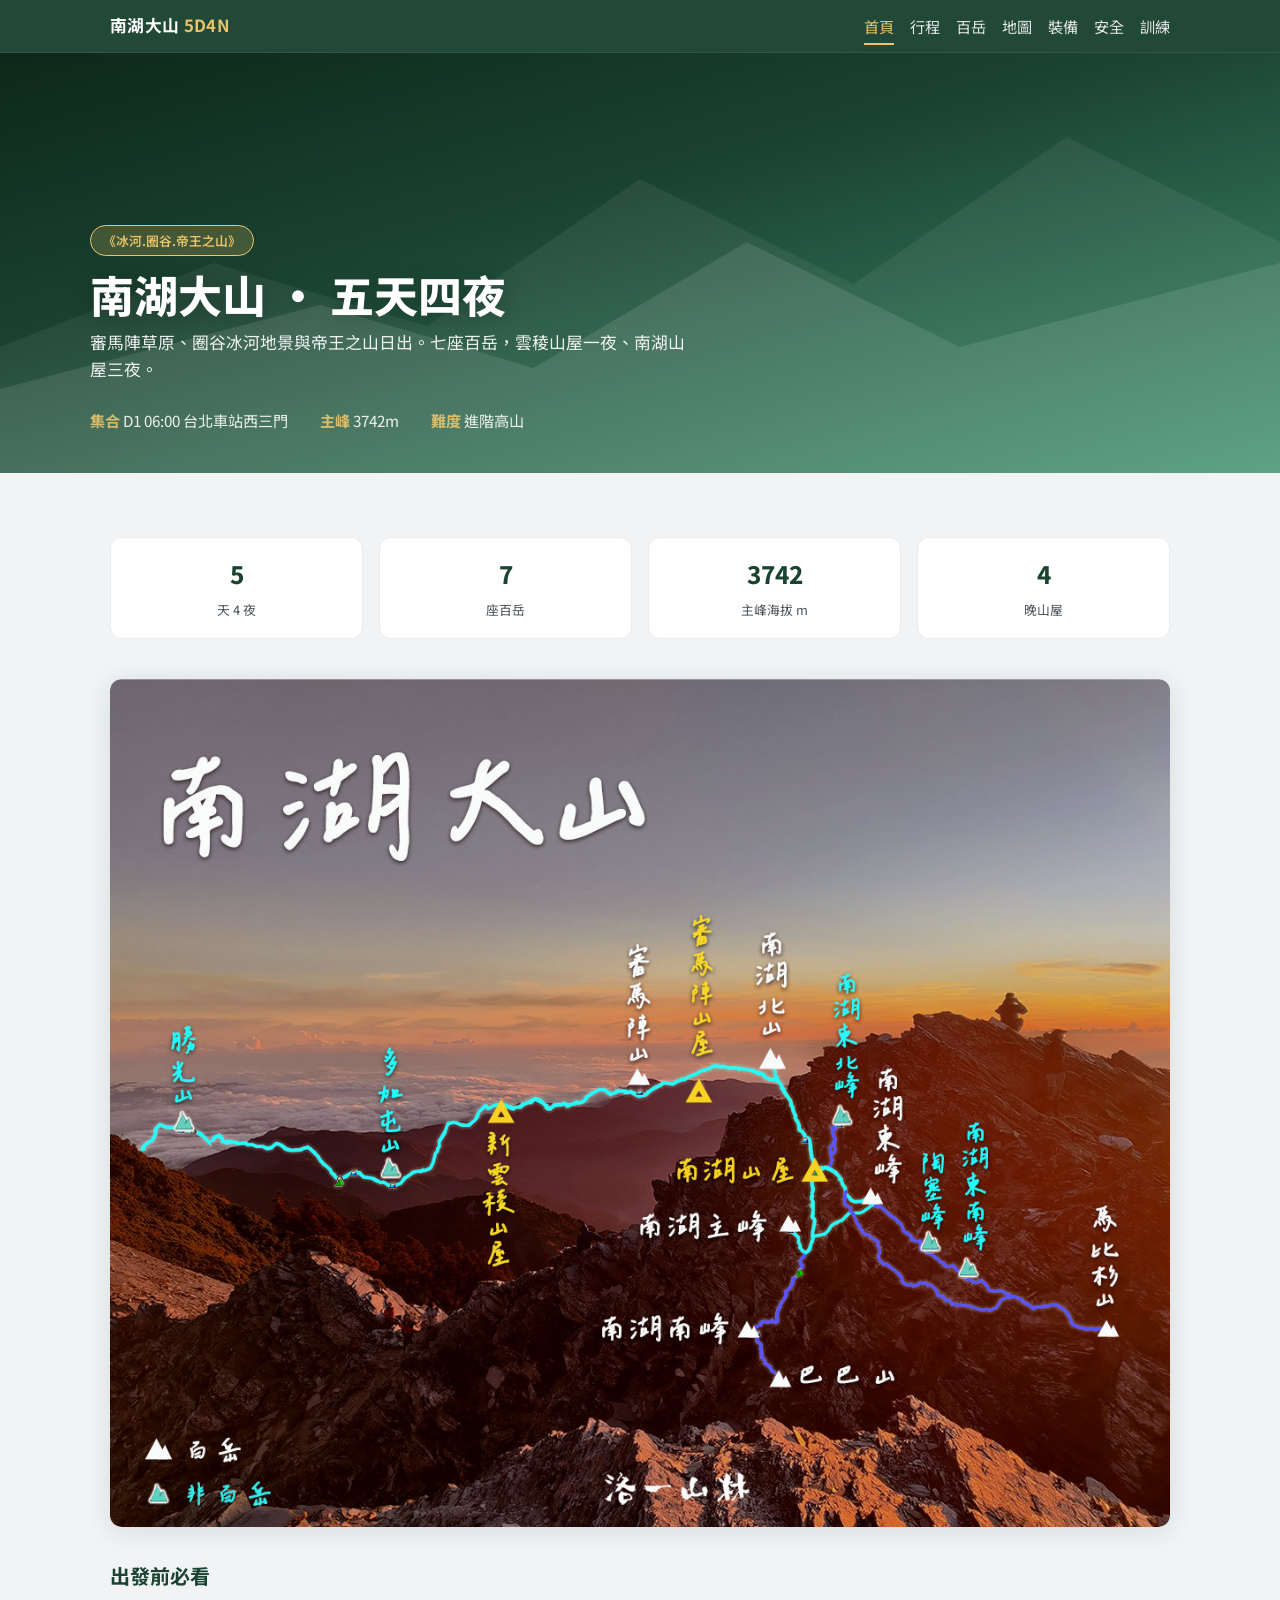
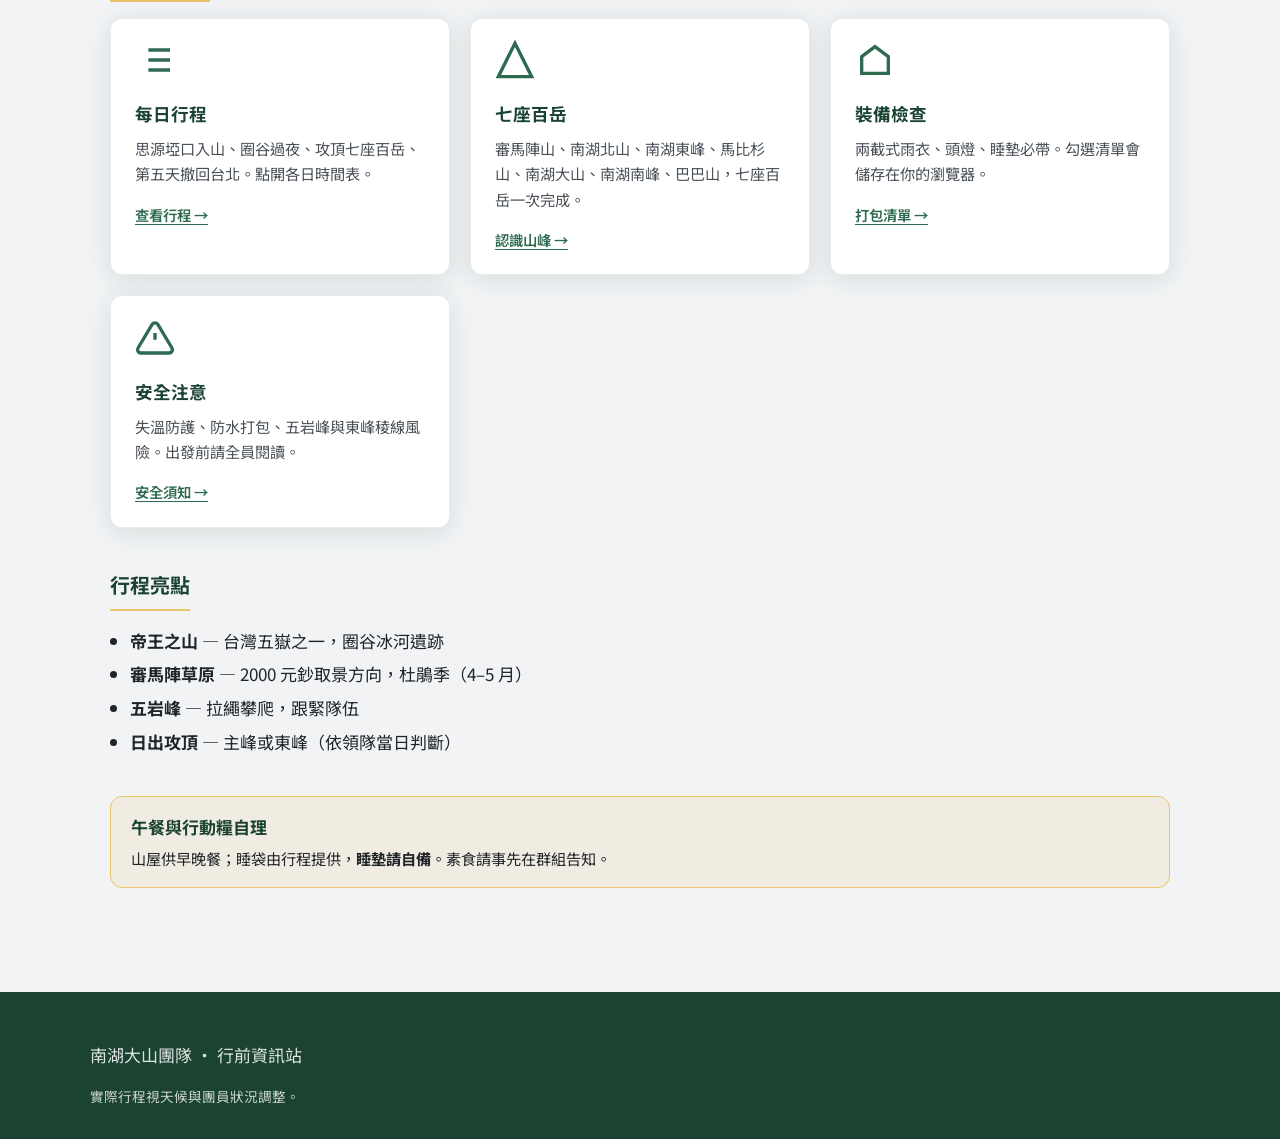
<file: index.html>
<!DOCTYPE html>
<html lang="zh-Hant">
<head>
  <meta charset="UTF-8">
  <meta name="viewport" content="width=device-width, initial-scale=1">
  <meta name="description" content="南湖大山五天四夜《冰河.圈谷.帝王之山》團隊行前網站">
  <meta name="base-path" content="./">
  <title>南湖大山 · 五天四夜</title>
  <link rel="preconnect" href="https://fonts.googleapis.com">
  <link rel="preconnect" href="https://fonts.gstatic.com" crossorigin>
  <link href="https://fonts.googleapis.com/css2?family=Noto+Sans+TC:wght@400;600;700;800&display=swap" rel="stylesheet">
  <link rel="stylesheet" href="css/style.css">
</head>
<body>
  <header class="site-header">
    <div class="header-inner">
      <a class="logo" href="index.html">南湖大山 <span>5D4N</span></a>
      <button class="nav-toggle" type="button" aria-expanded="false" aria-controls="site-nav" aria-label="開啟選單">
        <span></span><span></span><span></span>
      </button>
      <nav class="site-nav" id="site-nav" aria-label="主要導覽">
        <ul>
          <li><a href="index.html" aria-current="page">首頁</a></li>
          <li><a href="itinerary.html">行程</a></li>
          <li><a href="peaks.html">百岳</a></li>
          <li><a href="maps.html">地圖</a></li>
          <li><a href="gear.html">裝備</a></li>
          <li><a href="safety.html">安全</a></li>
          <li><a href="training.html">訓練</a></li>
        </ul>
      </nav>
    </div>
  </header>

  <section class="hero">
    <div class="hero-inner">
      <p class="hero-badge">《冰河.圈谷.帝王之山》</p>
      <h1>南湖大山 · 五天四夜</h1>
      <p class="hero-sub">審馬陣草原、圈谷冰河地景與帝王之山日出。七座百岳，雲稜山屋一夜、南湖山屋三夜。</p>
      <div class="hero-meta">
        <span><strong>集合</strong> D1 06:00 台北車站西三門</span>
        <span><strong>主峰</strong> 3742m</span>
        <span><strong>難度</strong> 進階高山</span>
      </div>
    </div>
  </section>

  <main>
    <section class="section">
      <div class="stats">
        <div class="stat"><span class="value">5</span><span class="label">天 4 夜</span></div>
        <div class="stat"><span class="value">7</span><span class="label">座百岳</span></div>
        <div class="stat"><span class="value">3742</span><span class="label">主峰海拔 m</span></div>
        <div class="stat"><span class="value">4</span><span class="label">晚山屋</span></div>
      </div>
    </section>

    <figure class="route-map">
      <img src="img/nanhu-all.jpg" alt="南湖大山路線圖：勝光山 → 雲稜山屋 → 審馬陣山 → 南湖北山 → 南湖山屋 → 南湖大山主峰 → 南湖東峰">
    </figure>

    <section class="section">
      <h2>出發前必看</h2>
      <div class="card-grid">
        <article class="card">
          <svg class="card-icon" viewBox="0 0 24 24" fill="none" stroke="currentColor" stroke-width="2" aria-hidden="true"><path d="M8 6h13M8 12h13M8 18h13M3 6h.01M3 12h.01M3 18h.01"/></svg>
          <h3>每日行程</h3>
          <p>思源埡口入山、圈谷過夜、攻頂七座百岳、第五天撤回台北。點開各日時間表。</p>
          <a class="cta" href="itinerary.html">查看行程 →</a>
        </article>
        <article class="card">
          <svg class="card-icon" viewBox="0 0 24 24" fill="none" stroke="currentColor" stroke-width="2" aria-hidden="true"><path d="M12 2L2 22h20L12 2z"/></svg>
          <h3>七座百岳</h3>
          <p>審馬陣山、南湖北山、南湖東峰、馬比杉山、南湖大山、南湖南峰、巴巴山，七座百岳一次完成。</p>
          <a class="cta" href="peaks.html">認識山峰 →</a>
        </article>
        <article class="card">
          <svg class="card-icon" viewBox="0 0 24 24" fill="none" stroke="currentColor" stroke-width="2" aria-hidden="true"><path d="M4 10l8-6 8 6v10H4V10z"/></svg>
          <h3>裝備檢查</h3>
          <p>兩截式雨衣、頭燈、睡墊必帶。勾選清單會儲存在你的瀏覽器。</p>
          <a class="cta" href="gear.html">打包清單 →</a>
        </article>
        <article class="card">
          <svg class="card-icon" viewBox="0 0 24 24" fill="none" stroke="currentColor" stroke-width="2" aria-hidden="true"><path d="M12 9v4m0 4h.01M10.29 3.86L1.82 18a2 2 0 001.71 3h16.94a2 2 0 001.71-3L13.71 3.86a2 2 0 00-3.42 0z"/></svg>
          <h3>安全注意</h3>
          <p>失溫防護、防水打包、五岩峰與東峰稜線風險。出發前請全員閱讀。</p>
          <a class="cta" href="safety.html">安全須知 →</a>
        </article>
      </div>
    </section>

    <section class="section">
      <h2>行程亮點</h2>
      <ul class="highlight-list">
        <li><strong>帝王之山</strong> — 台灣五嶽之一，圈谷冰河遺跡</li>
        <li><strong>審馬陣草原</strong> — 2000 元鈔取景方向，杜鵑季（4–5 月）</li>
        <li><strong>五岩峰</strong> — 拉繩攀爬，跟緊隊伍</li>
        <li><strong>日出攻頂</strong> — 主峰或東峰（依領隊當日判斷）</li>
      </ul>
    </section>

    <div class="info-box">
      <h4>午餐與行動糧自理</h4>
      <p>山屋供早晚餐；睡袋由行程提供，<strong>睡墊請自備</strong>。素食請事先在群組告知。</p>
    </div>
  </main>

  <footer class="site-footer">
    <div class="footer-inner">
      <p>南湖大山團隊 · 行前資訊站</p>
      <p class="disclaimer">實際行程視天候與團員狀況調整。</p>
    </div>
  </footer>
  <script src="js/main.js"></script>
</body>
</html>
</file>
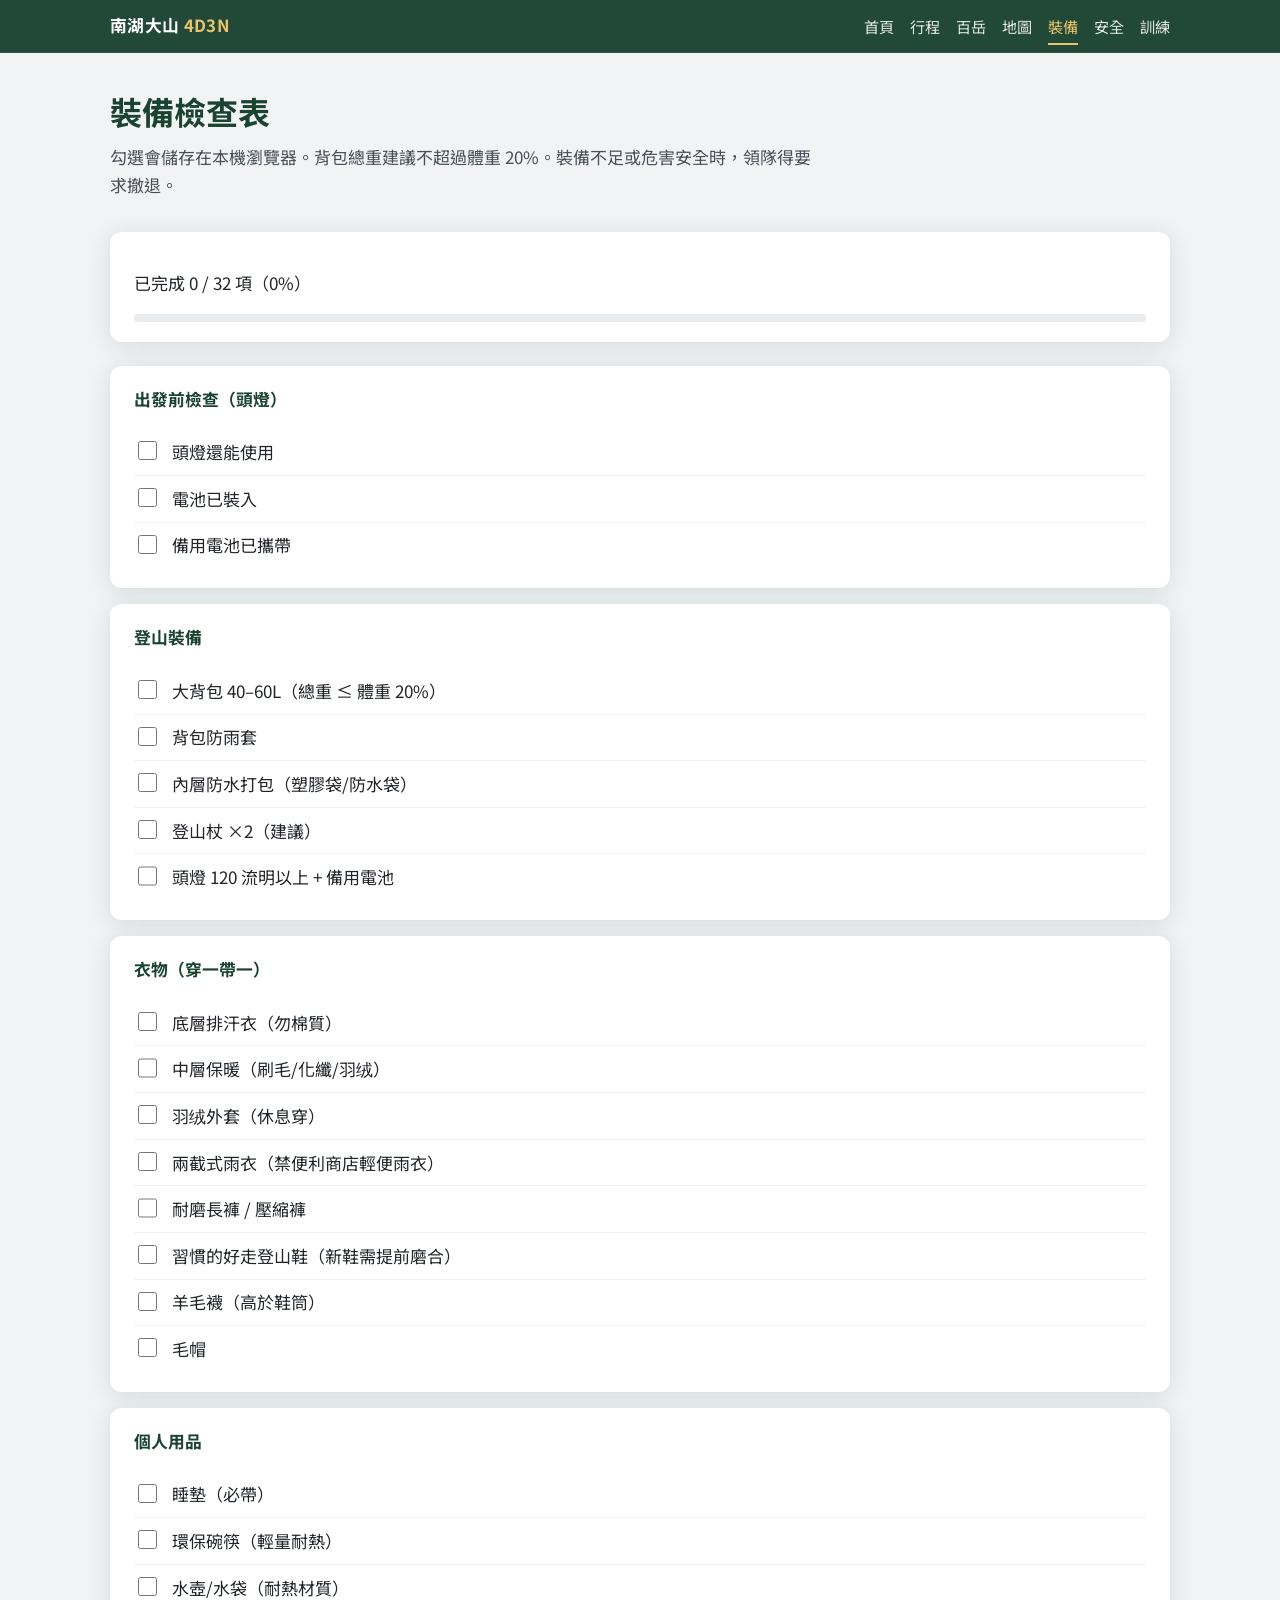
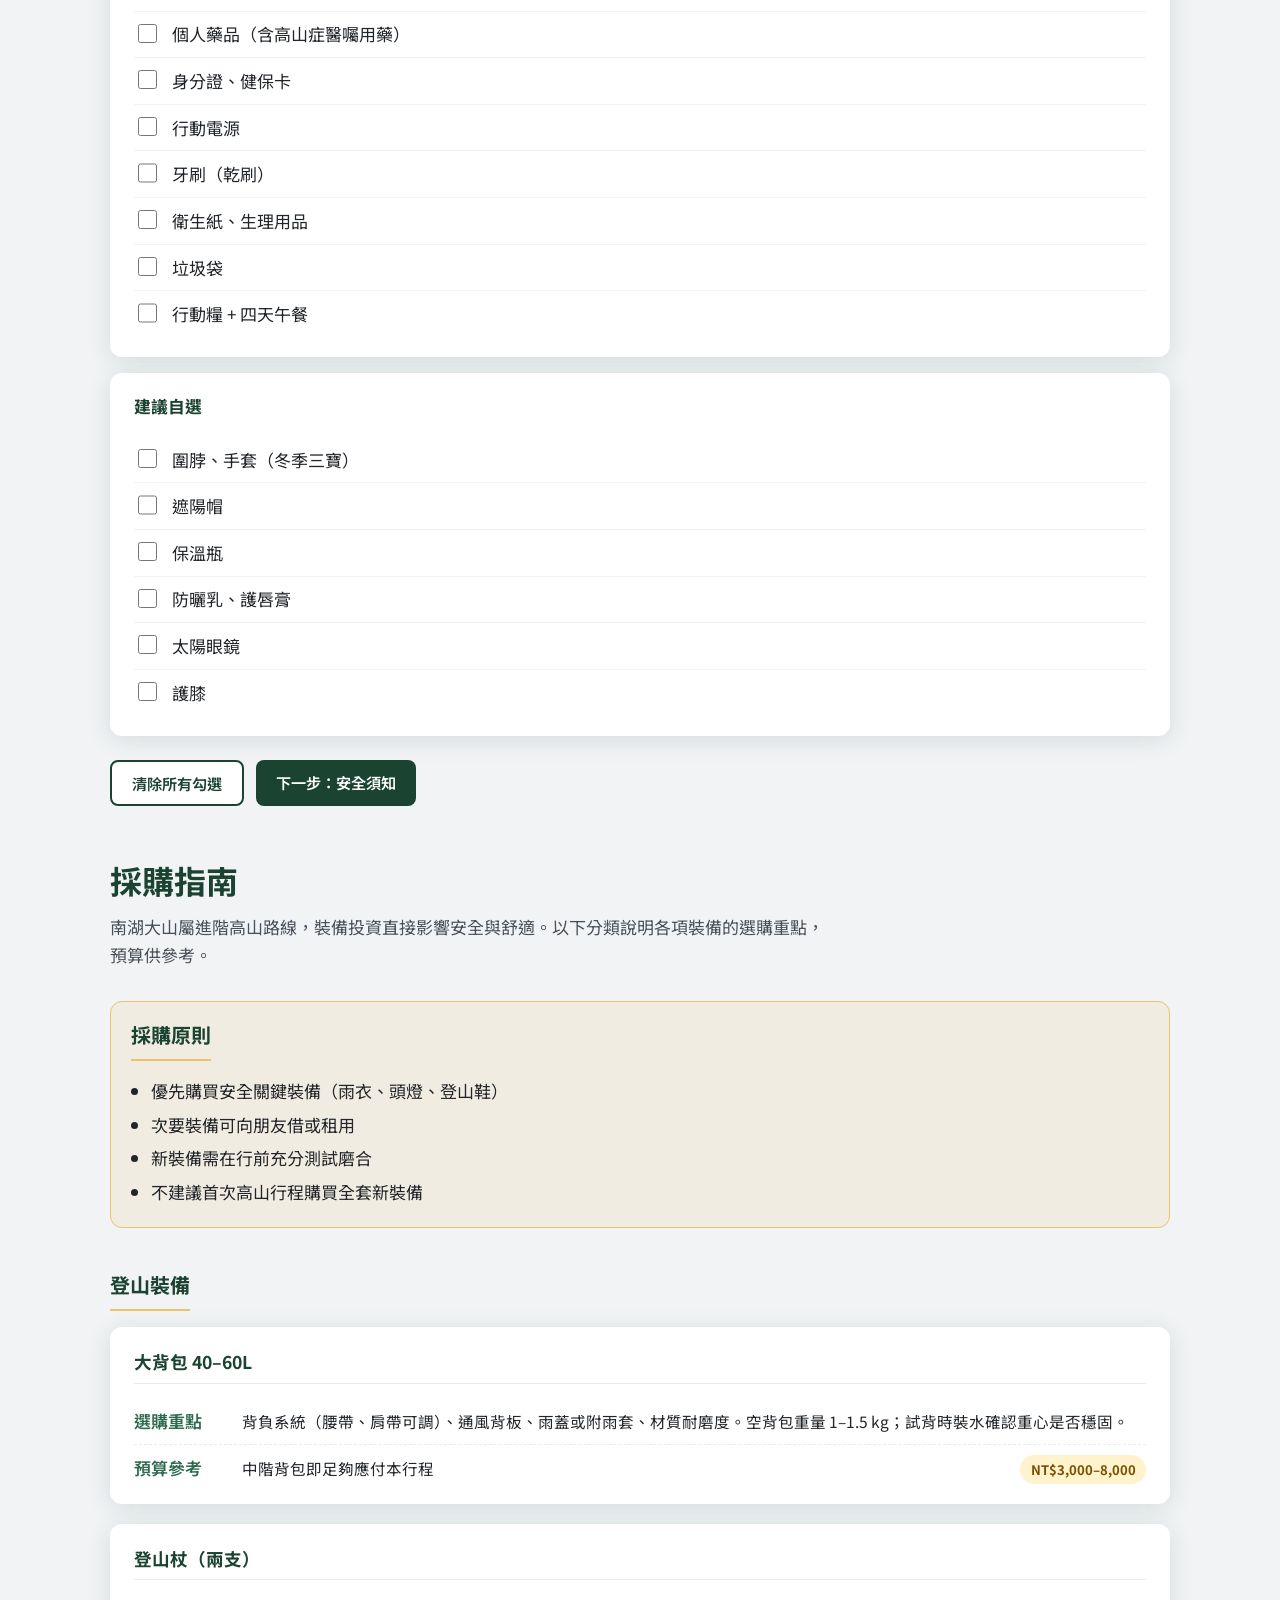
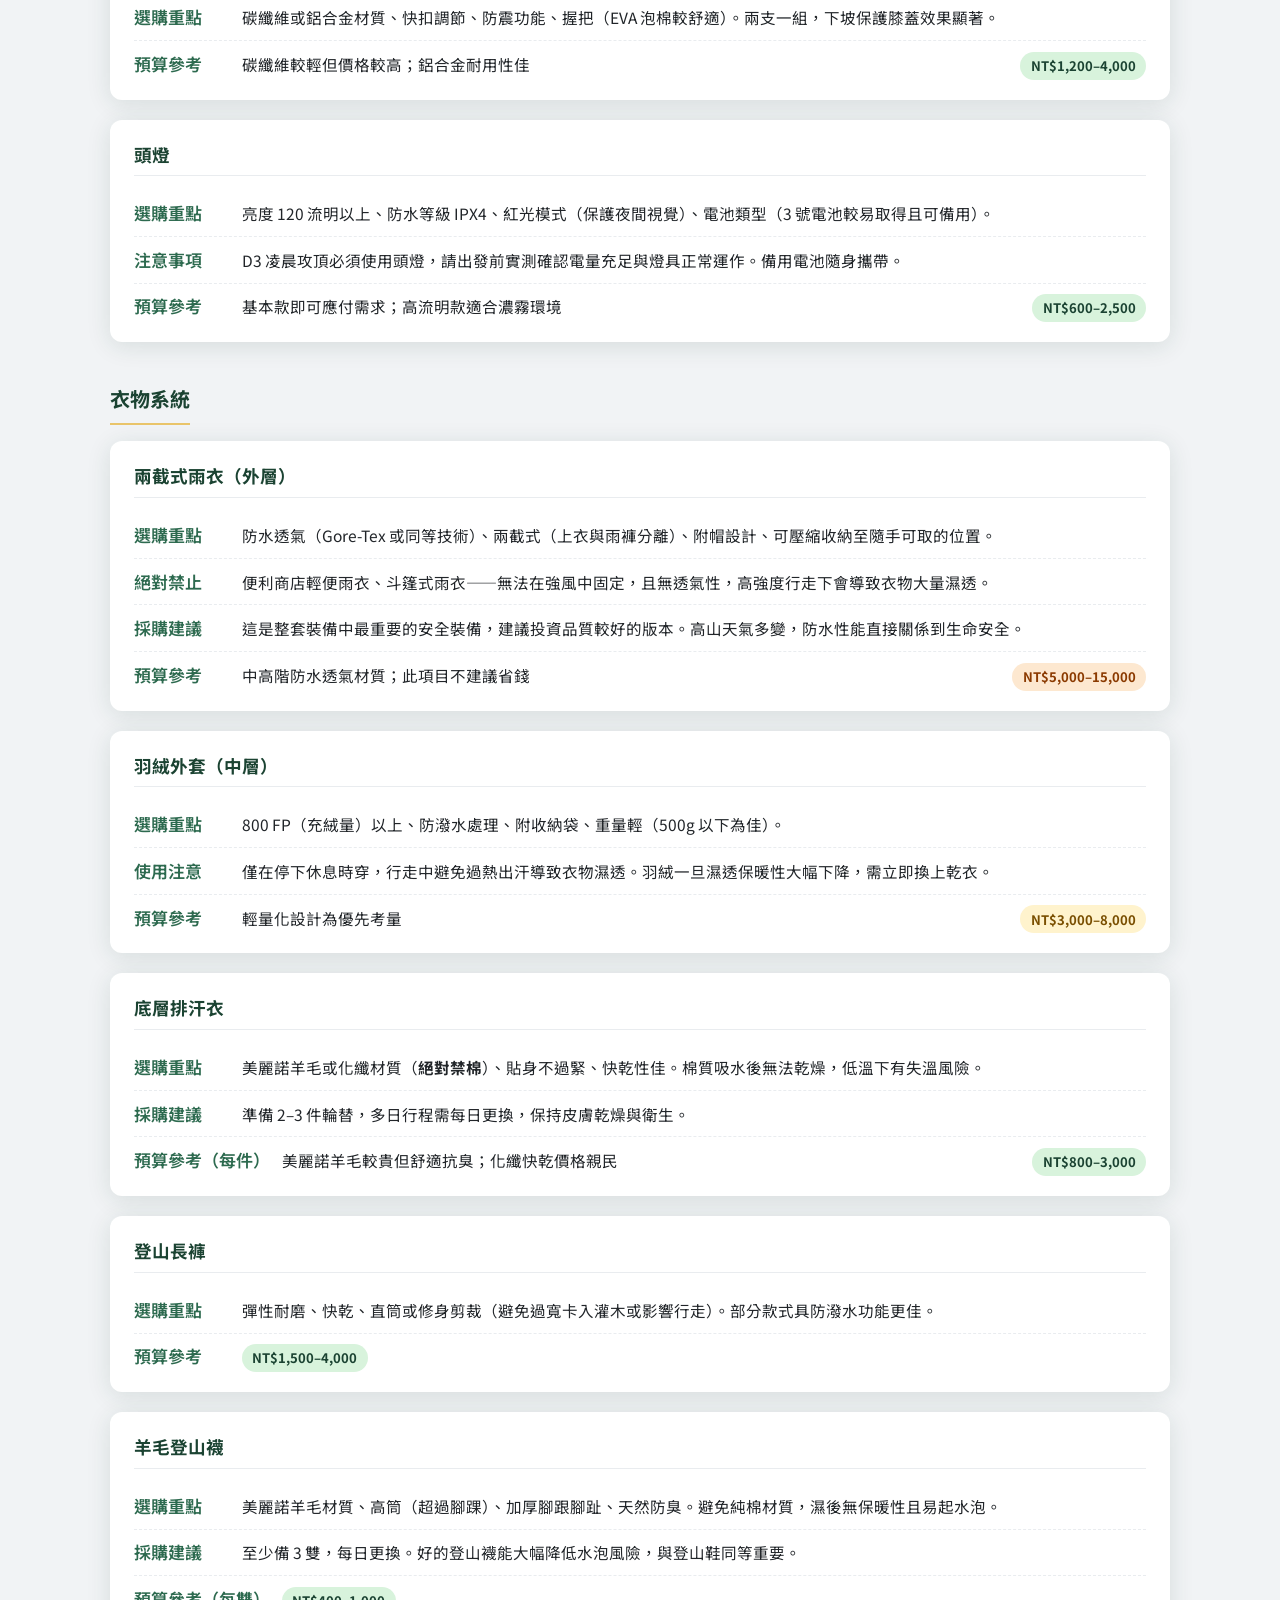
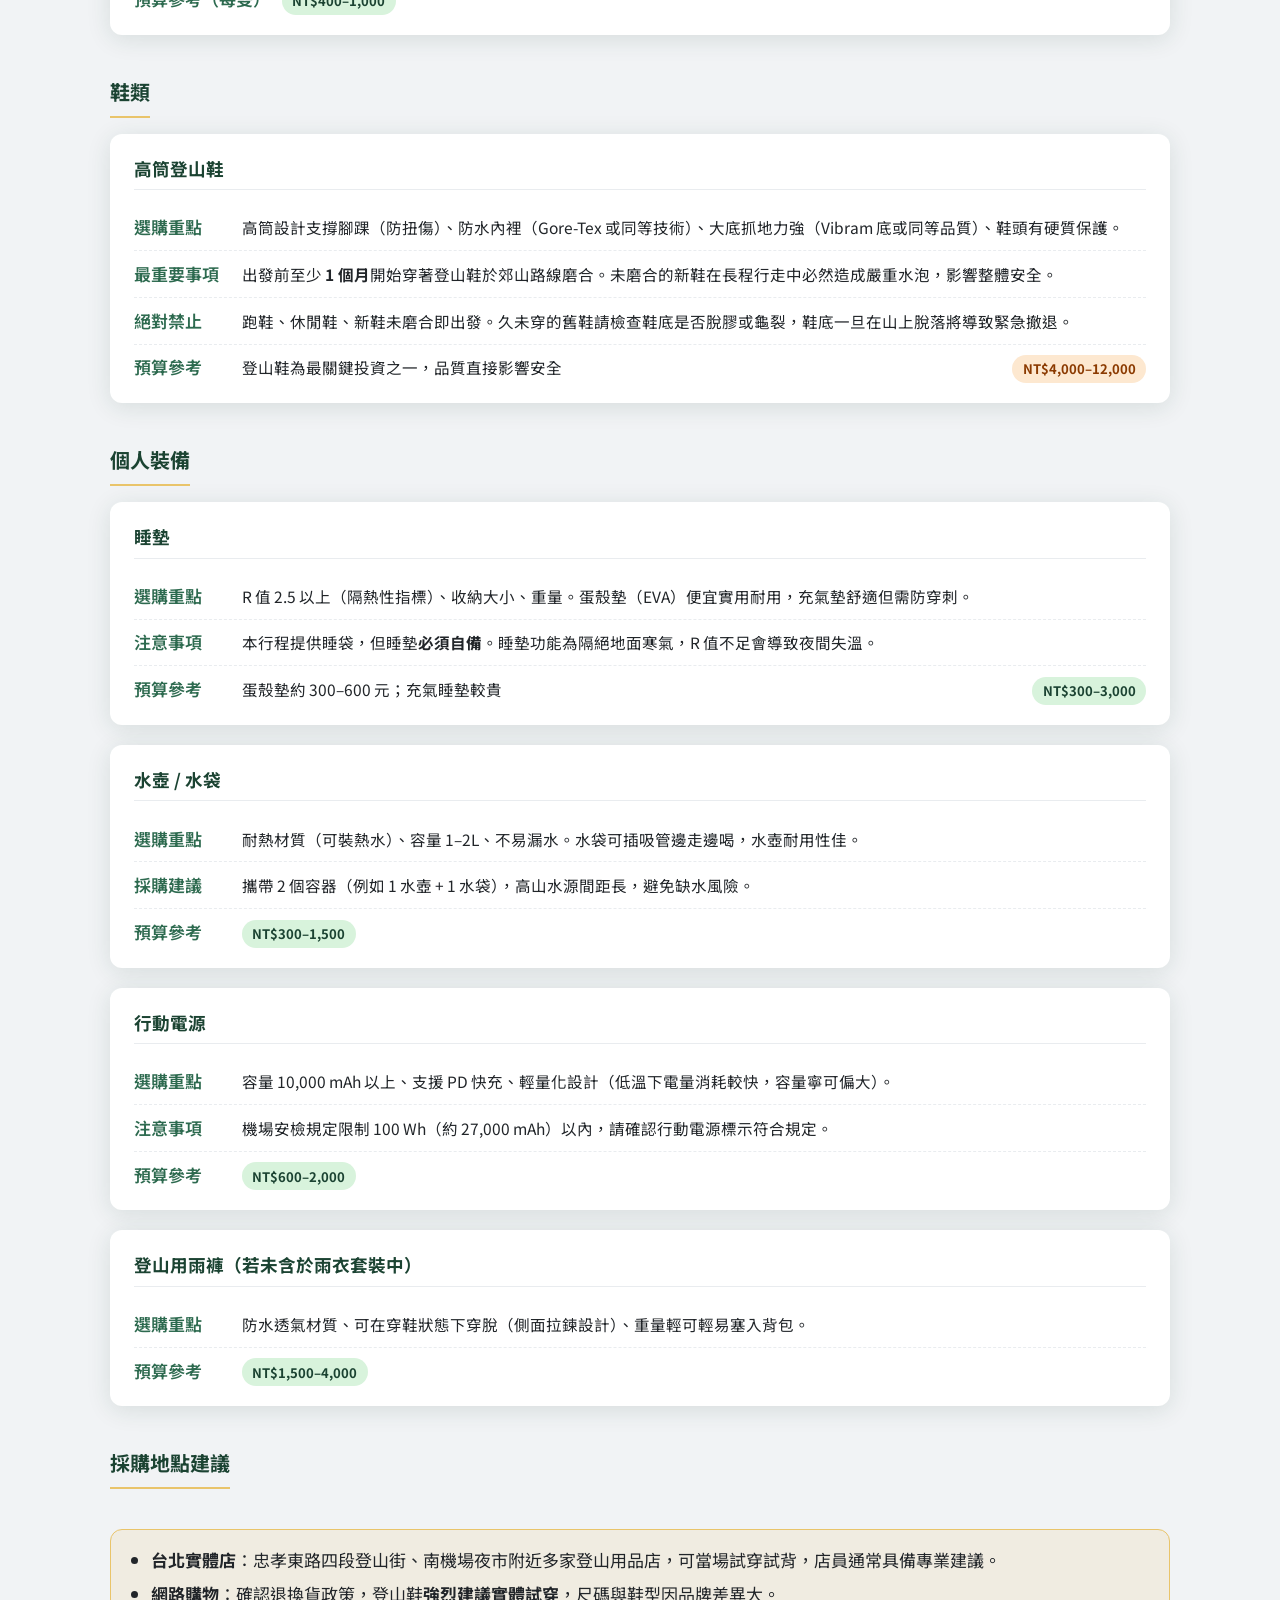
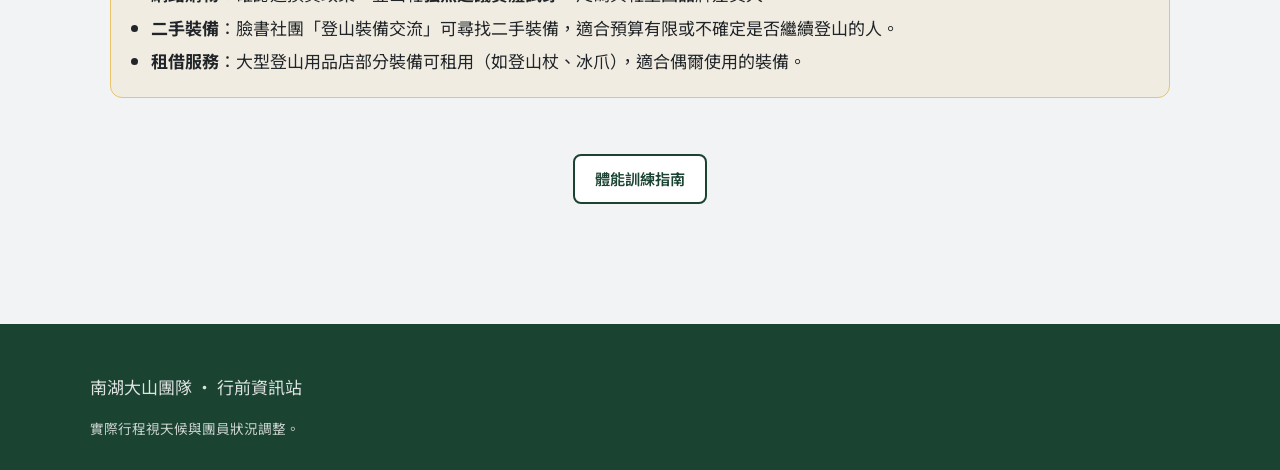
<file: gear.html>
<!DOCTYPE html>
<html lang="zh-Hant">
<head>
  <meta charset="UTF-8">
  <meta name="viewport" content="width=device-width, initial-scale=1">
  <meta name="description" content="南湖大山登山裝備檢查表">
  <meta name="base-path" content="./">
  <title>裝備 · 南湖大山</title>
  <link rel="preconnect" href="https://fonts.googleapis.com">
  <link rel="preconnect" href="https://fonts.gstatic.com" crossorigin>
  <link href="https://fonts.googleapis.com/css2?family=Noto+Sans+TC:wght@400;600;700;800&display=swap" rel="stylesheet">
  <link rel="stylesheet" href="css/style.css">
</head>
<body>
  <header class="site-header">
    <div class="header-inner">
      <a class="logo" href="index.html">南湖大山 <span>4D3N</span></a>
      <button class="nav-toggle" type="button" aria-expanded="false" aria-controls="site-nav" aria-label="開啟選單">
        <span></span><span></span><span></span>
      </button>
      <nav class="site-nav" id="site-nav" aria-label="主要導覽">
        <ul>
          <li><a href="index.html">首頁</a></li>
          <li><a href="itinerary.html">行程</a></li>
          <li><a href="peaks.html">百岳</a></li>
          <li><a href="maps.html">地圖</a></li>
          <li><a href="gear.html" aria-current="page">裝備</a></li>
          <li><a href="safety.html">安全</a></li>
          <li><a href="training.html">訓練</a></li>
        </ul>
      </nav>
    </div>
  </header>

  <main>
    <h1 class="page-title">裝備檢查表</h1>
    <p class="page-lead">勾選會儲存在本機瀏覽器。背包總重建議不超過體重 20%。裝備不足或危害安全時，領隊得要求撤退。</p>

    <div class="gear-progress">
      <p id="gear-progress-text">載入中…</p>
      <div class="progress-bar" role="progressbar" aria-valuemin="0" aria-valuemax="100">
        <div id="gear-progress-fill" class="progress-fill"></div>
      </div>
    </div>

    <div id="gear-checklist"></div>

    <div class="gear-actions">
      <button type="button" class="btn btn-secondary" id="gear-reset">清除所有勾選</button>
      <a class="btn btn-primary" href="safety.html">下一步：安全須知</a>
    </div>

    <h2 class="page-title" style="margin-top:3rem;">採購指南</h2>
    <p class="page-lead">南湖大山屬進階高山路線，裝備投資直接影響安全與舒適。以下分類說明各項裝備的選購重點，預算供參考。</p>

    <div class="section">
      <div class="info-box">
        <h2 style="margin-top:0;">採購原則</h2>
        <ul class="highlight-list">
          <li>優先購買安全關鍵裝備（雨衣、頭燈、登山鞋）</li>
          <li>次要裝備可向朋友借或租用</li>
          <li>新裝備需在行前充分測試磨合</li>
          <li>不建議首次高山行程購買全套新裝備</li>
        </ul>
      </div>
    </div>

    <!-- 登山裝備 -->
    <section class="section">
      <h2>登山裝備</h2>

      <div class="shop-category">
        <h3>大背包 40–60L</h3>
        <div class="shop-item">
          <div class="item-name">選購重點</div>
          <div class="item-desc">背負系統（腰帶、肩帶可調）、通風背板、雨蓋或附雨套、材質耐磨度。空背包重量 1–1.5 kg；試背時裝水確認重心是否穩固。</div>
        </div>
        <div class="shop-item">
          <div class="item-name">預算參考</div>
          <div class="item-desc">中階背包即足夠應付本行程</div>
          <div class="item-budget budget-mid">NT$3,000–8,000</div>
        </div>
      </div>

      <div class="shop-category">
        <h3>登山杖（兩支）</h3>
        <div class="shop-item">
          <div class="item-name">選購重點</div>
          <div class="item-desc">碳纖維或鋁合金材質、快扣調節、防震功能、握把（EVA 泡棉較舒適）。兩支一組，下坡保護膝蓋效果顯著。</div>
        </div>
        <div class="shop-item">
          <div class="item-name">預算參考</div>
          <div class="item-desc">碳纖維較輕但價格較高；鋁合金耐用性佳</div>
          <div class="item-budget budget-low">NT$1,200–4,000</div>
        </div>
      </div>

      <div class="shop-category">
        <h3>頭燈</h3>
        <div class="shop-item">
          <div class="item-name">選購重點</div>
          <div class="item-desc">亮度 120 流明以上、防水等級 IPX4、紅光模式（保護夜間視覺）、電池類型（3 號電池較易取得且可備用）。</div>
        </div>
        <div class="shop-item">
          <div class="item-name">注意事項</div>
          <div class="item-desc">D3 凌晨攻頂必須使用頭燈，請出發前實測確認電量充足與燈具正常運作。備用電池隨身攜帶。</div>
        </div>
        <div class="shop-item">
          <div class="item-name">預算參考</div>
          <div class="item-desc">基本款即可應付需求；高流明款適合濃霧環境</div>
          <div class="item-budget budget-low">NT$600–2,500</div>
        </div>
      </div>
    </section>

    <!-- 衣物系統 -->
    <section class="section">
      <h2>衣物系統</h2>

      <div class="shop-category">
        <h3>兩截式雨衣（外層）</h3>
        <div class="shop-item">
          <div class="item-name">選購重點</div>
          <div class="item-desc">防水透氣（Gore-Tex 或同等技術）、兩截式（上衣與雨褲分離）、附帽設計、可壓縮收納至隨手可取的位置。</div>
        </div>
        <div class="shop-item">
          <div class="item-name">絕對禁止</div>
          <div class="item-desc">便利商店輕便雨衣、斗篷式雨衣——無法在強風中固定，且無透氣性，高強度行走下會導致衣物大量濕透。</div>
        </div>
        <div class="shop-item">
          <div class="item-name">採購建議</div>
          <div class="item-desc">這是整套裝備中最重要的安全裝備，建議投資品質較好的版本。高山天氣多變，防水性能直接關係到生命安全。</div>
        </div>
        <div class="shop-item">
          <div class="item-name">預算參考</div>
          <div class="item-desc">中高階防水透氣材質；此項目不建議省錢</div>
          <div class="item-budget budget-high">NT$5,000–15,000</div>
        </div>
      </div>

      <div class="shop-category">
        <h3>羽絨外套（中層）</h3>
        <div class="shop-item">
          <div class="item-name">選購重點</div>
          <div class="item-desc">800 FP（充絨量）以上、防潑水處理、附收納袋、重量輕（500g 以下為佳）。</div>
        </div>
        <div class="shop-item">
          <div class="item-name">使用注意</div>
          <div class="item-desc">僅在停下休息時穿，行走中避免過熱出汗導致衣物濕透。羽絨一旦濕透保暖性大幅下降，需立即換上乾衣。</div>
        </div>
        <div class="shop-item">
          <div class="item-name">預算參考</div>
          <div class="item-desc">輕量化設計為優先考量</div>
          <div class="item-budget budget-mid">NT$3,000–8,000</div>
        </div>
      </div>

      <div class="shop-category">
        <h3>底層排汗衣</h3>
        <div class="shop-item">
          <div class="item-name">選購重點</div>
          <div class="item-desc">美麗諾羊毛或化纖材質（<strong>絕對禁棉</strong>）、貼身不過緊、快乾性佳。棉質吸水後無法乾燥，低溫下有失溫風險。</div>
        </div>
        <div class="shop-item">
          <div class="item-name">採購建議</div>
          <div class="item-desc">準備 2–3 件輪替，多日行程需每日更換，保持皮膚乾燥與衛生。</div>
        </div>
        <div class="shop-item">
          <div class="item-name">預算參考（每件）</div>
          <div class="item-desc">美麗諾羊毛較貴但舒適抗臭；化纖快乾價格親民</div>
          <div class="item-budget budget-low">NT$800–3,000</div>
        </div>
      </div>

      <div class="shop-category">
        <h3>登山長褲</h3>
        <div class="shop-item">
          <div class="item-name">選購重點</div>
          <div class="item-desc">彈性耐磨、快乾、直筒或修身剪裁（避免過寬卡入灌木或影響行走）。部分款式具防潑水功能更佳。</div>
        </div>
        <div class="shop-item">
          <div class="item-name">預算參考</div>
          <div class="item-budget budget-low">NT$1,500–4,000</div>
        </div>
      </div>

      <div class="shop-category">
        <h3>羊毛登山襪</h3>
        <div class="shop-item">
          <div class="item-name">選購重點</div>
          <div class="item-desc">美麗諾羊毛材質、高筒（超過腳踝）、加厚腳跟腳趾、天然防臭。避免純棉材質，濕後無保暖性且易起水泡。</div>
        </div>
        <div class="shop-item">
          <div class="item-name">採購建議</div>
          <div class="item-desc">至少備 3 雙，每日更換。好的登山襪能大幅降低水泡風險，與登山鞋同等重要。</div>
        </div>
        <div class="shop-item">
          <div class="item-name">預算參考（每雙）</div>
          <div class="item-budget budget-low">NT$400–1,000</div>
        </div>
      </div>
    </section>

    <!-- 鞋類 -->
    <section class="section">
      <h2>鞋類</h2>

      <div class="shop-category">
        <h3>高筒登山鞋</h3>
        <div class="shop-item">
          <div class="item-name">選購重點</div>
          <div class="item-desc">高筒設計支撐腳踝（防扭傷）、防水內裡（Gore-Tex 或同等技術）、大底抓地力強（Vibram 底或同等品質）、鞋頭有硬質保護。</div>
        </div>
        <div class="shop-item">
          <div class="item-name">最重要事項</div>
          <div class="item-desc">出發前至少 <strong>1 個月</strong>開始穿著登山鞋於郊山路線磨合。未磨合的新鞋在長程行走中必然造成嚴重水泡，影響整體安全。</div>
        </div>
        <div class="shop-item">
          <div class="item-name">絕對禁止</div>
          <div class="item-desc">跑鞋、休閒鞋、新鞋未磨合即出發。久未穿的舊鞋請檢查鞋底是否脫膠或龜裂，鞋底一旦在山上脫落將導致緊急撤退。</div>
        </div>
        <div class="shop-item">
          <div class="item-name">預算參考</div>
          <div class="item-desc">登山鞋為最關鍵投資之一，品質直接影響安全</div>
          <div class="item-budget budget-high">NT$4,000–12,000</div>
        </div>
      </div>
    </section>

    <!-- 個人裝備 -->
    <section class="section">
      <h2>個人裝備</h2>

      <div class="shop-category">
        <h3>睡墊</h3>
        <div class="shop-item">
          <div class="item-name">選購重點</div>
          <div class="item-desc">R 值 2.5 以上（隔熱性指標）、收納大小、重量。蛋殼墊（EVA）便宜實用耐用，充氣墊舒適但需防穿刺。</div>
        </div>
        <div class="shop-item">
          <div class="item-name">注意事項</div>
          <div class="item-desc">本行程提供睡袋，但睡墊<strong>必須自備</strong>。睡墊功能為隔絕地面寒氣，R 值不足會導致夜間失溫。</div>
        </div>
        <div class="shop-item">
          <div class="item-name">預算參考</div>
          <div class="item-desc">蛋殼墊約 300–600 元；充氣睡墊較貴</div>
          <div class="item-budget budget-low">NT$300–3,000</div>
        </div>
      </div>

      <div class="shop-category">
        <h3>水壺 / 水袋</h3>
        <div class="shop-item">
          <div class="item-name">選購重點</div>
          <div class="item-desc">耐熱材質（可裝熱水）、容量 1–2L、不易漏水。水袋可插吸管邊走邊喝，水壺耐用性佳。</div>
        </div>
        <div class="shop-item">
          <div class="item-name">採購建議</div>
          <div class="item-desc">攜帶 2 個容器（例如 1 水壺 + 1 水袋），高山水源間距長，避免缺水風險。</div>
        </div>
        <div class="shop-item">
          <div class="item-name">預算參考</div>
          <div class="item-budget budget-low">NT$300–1,500</div>
        </div>
      </div>

      <div class="shop-category">
        <h3>行動電源</h3>
        <div class="shop-item">
          <div class="item-name">選購重點</div>
          <div class="item-desc">容量 10,000 mAh 以上、支援 PD 快充、輕量化設計（低溫下電量消耗較快，容量寧可偏大）。</div>
        </div>
        <div class="shop-item">
          <div class="item-name">注意事項</div>
          <div class="item-desc">機場安檢規定限制 100 Wh（約 27,000 mAh）以內，請確認行動電源標示符合規定。</div>
        </div>
        <div class="shop-item">
          <div class="item-name">預算參考</div>
          <div class="item-budget budget-low">NT$600–2,000</div>
        </div>
      </div>

      <div class="shop-category">
        <h3>登山用雨褲（若未含於雨衣套裝中）</h3>
        <div class="shop-item">
          <div class="item-name">選購重點</div>
          <div class="item-desc">防水透氣材質、可在穿鞋狀態下穿脫（側面拉鍊設計）、重量輕可輕易塞入背包。</div>
        </div>
        <div class="shop-item">
          <div class="item-name">預算參考</div>
          <div class="item-budget budget-low">NT$1,500–4,000</div>
        </div>
      </div>
    </section>

    <!-- 採購地點建議 -->
    <section class="section">
      <h2>採購地點建議</h2>
      <div class="info-box">
        <ul class="highlight-list">
          <li><strong>台北實體店</strong>：忠孝東路四段登山街、南機場夜市附近多家登山用品店，可當場試穿試背，店員通常具備專業建議。</li>
          <li><strong>網路購物</strong>：確認退換貨政策，登山鞋<strong>強烈建議實體試穿</strong>，尺碼與鞋型因品牌差異大。</li>
          <li><strong>二手裝備</strong>：臉書社團「登山裝備交流」可尋找二手裝備，適合預算有限或不確定是否繼續登山的人。</li>
          <li><strong>租借服務</strong>：大型登山用品店部分裝備可租用（如登山杖、冰爪），適合偶爾使用的裝備。</li>
        </ul>
      </div>
    </section>

    <div style="text-align:center; padding: 1rem 0 2.5rem;">
      <a class="btn btn-secondary" href="training.html">體能訓練指南</a>
    </div>
  </main>

  <footer class="site-footer">
    <div class="footer-inner">
      <p>南湖大山團隊 · 行前資訊站</p>
      <p class="disclaimer">實際行程視天候與團員狀況調整。</p>
    </div>
  </footer>
  <script src="js/main.js"></script>
  <script src="js/gear-checklist.js"></script>
</body>
</html>
</file>
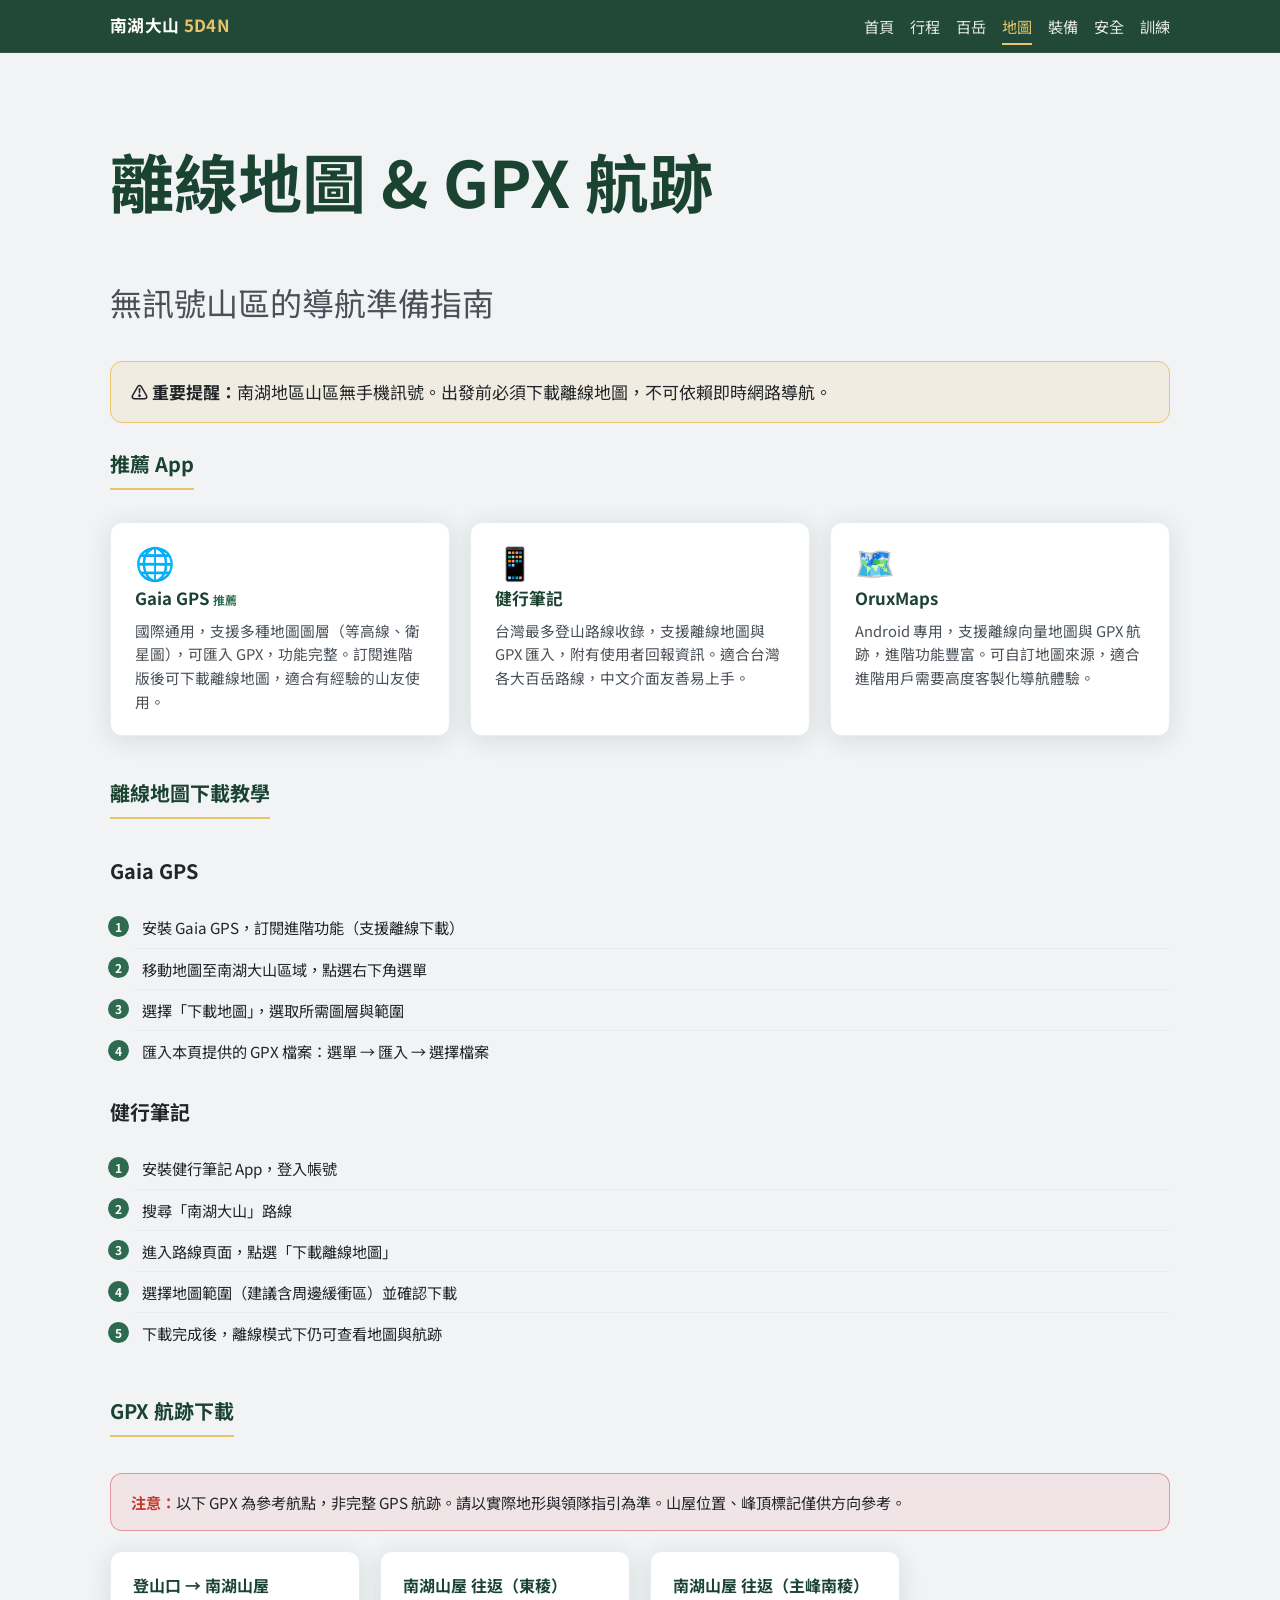
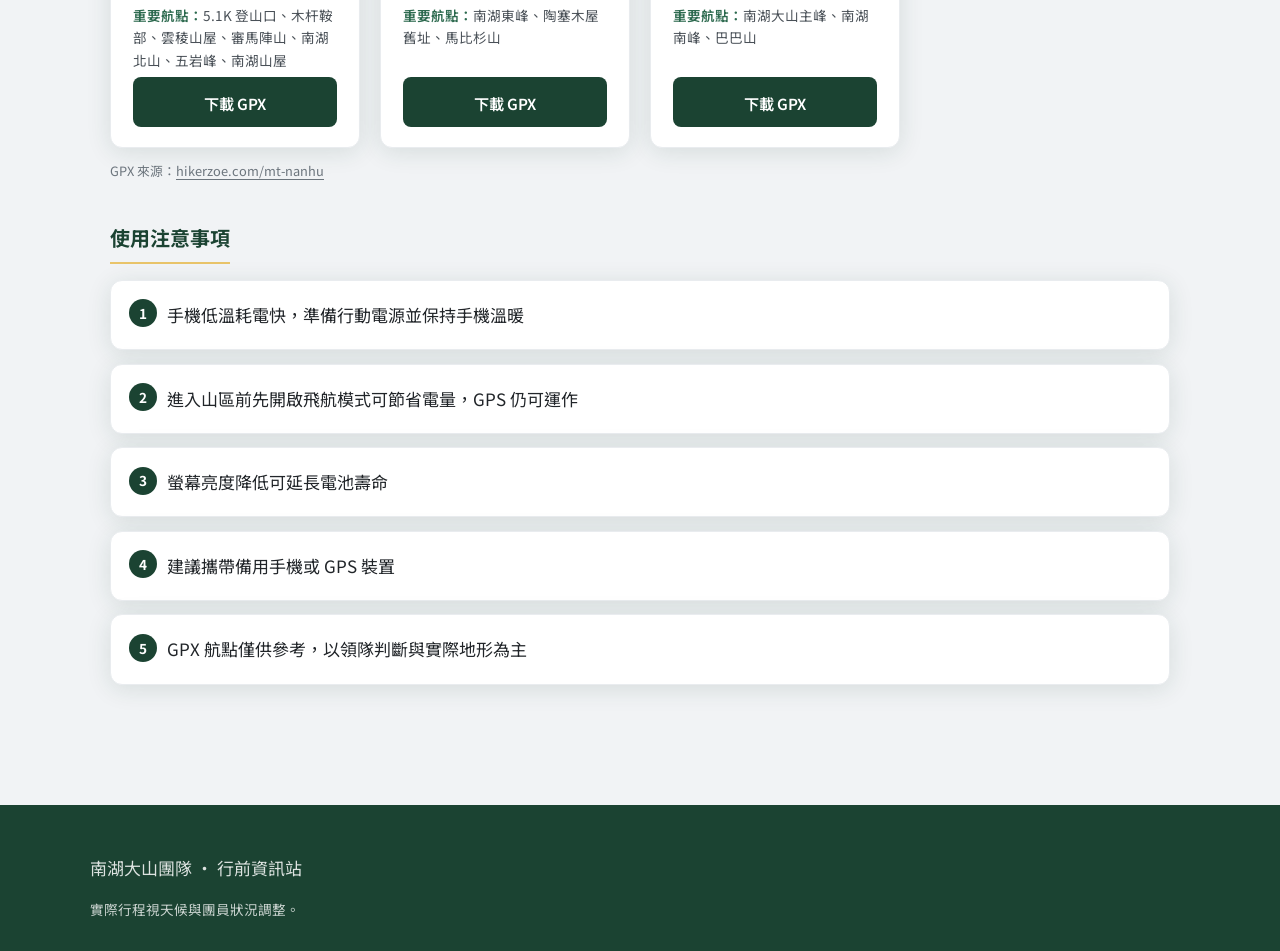
<file: maps.html>
<!DOCTYPE html>
<html lang="zh-Hant">
<head>
  <meta charset="UTF-8">
  <meta name="viewport" content="width=device-width, initial-scale=1">
  <meta name="description" content="南湖大山離線地圖下載教學與五天 GPX 航跡">
  <title>離線地圖 &amp; GPX · 南湖大山</title>
  <link rel="preconnect" href="https://fonts.googleapis.com">
  <link rel="preconnect" href="https://fonts.gstatic.com" crossorigin>
  <link href="https://fonts.googleapis.com/css2?family=Noto+Sans+TC:wght@400;600;700;800&display=swap" rel="stylesheet">
  <link rel="stylesheet" href="css/style.css">
</head>
<body>

<header class="site-header">
  <div class="header-inner">
    <a class="logo" href="index.html">南湖大山 <span>5D4N</span></a>
    <button class="nav-toggle" type="button" aria-expanded="false" aria-controls="site-nav" aria-label="開啟選單">
      <span></span><span></span><span></span>
    </button>
    <nav class="site-nav" id="site-nav" aria-label="主要導覽">
      <ul>
        <li><a href="index.html">首頁</a></li>
        <li><a href="itinerary.html">行程</a></li>
        <li><a href="peaks.html">百岳</a></li>
        <li><a href="maps.html" aria-current="page">地圖</a></li>
        <li><a href="gear.html">裝備</a></li>
        <li><a href="safety.html">安全</a></li>
        <li><a href="training.html">訓練</a></li>
      </ul>
    </nav>
  </div>
</header>

<main>
  <div class="page-title">
    <h1>離線地圖 &amp; GPX 航跡</h1>
    <p class="page-lead">無訊號山區的導航準備指南</p>
  </div>

  <div class="info-box">
    <strong>⚠ 重要提醒：</strong>南湖地區山區無手機訊號。出發前必須下載離線地圖，不可依賴即時網路導航。
  </div>

  <!-- 推薦 App -->
  <section class="section">
    <h2>推薦 App</h2>
    <div class="app-grid">

      <div class="app-card">
        <div class="app-card-icon" aria-hidden="true">🌐</div>
        <h3 class="app-card-name">Gaia GPS <span style="font-size:0.75rem; color:#2d6a4f; font-weight:600;">推薦</span></h3>
        <p class="app-card-desc">國際通用，支援多種地圖圖層（等高線、衛星圖），可匯入 GPX，功能完整。訂閱進階版後可下載離線地圖，適合有經驗的山友使用。</p>
      </div>

      <div class="app-card">
        <div class="app-card-icon" aria-hidden="true">📱</div>
        <h3 class="app-card-name">健行筆記</h3>
        <p class="app-card-desc">台灣最多登山路線收錄，支援離線地圖與 GPX 匯入，附有使用者回報資訊。適合台灣各大百岳路線，中文介面友善易上手。</p>
      </div>

      <div class="app-card">
        <div class="app-card-icon" aria-hidden="true">🗺️</div>
        <h3 class="app-card-name">OruxMaps</h3>
        <p class="app-card-desc">Android 專用，支援離線向量地圖與 GPX 航跡，進階功能豐富。可自訂地圖來源，適合進階用戶需要高度客製化導航體驗。</p>
      </div>

    </div>
  </section>

  <!-- 離線地圖下載教學 -->
  <section class="section">
    <h2>離線地圖下載教學</h2>

    <h3>Gaia GPS</h3>
    <ol class="step-list">
      <li>安裝 Gaia GPS，訂閱進階功能（支援離線下載）</li>
      <li>移動地圖至南湖大山區域，點選右下角選單</li>
      <li>選擇「下載地圖」，選取所需圖層與範圍</li>
      <li>匯入本頁提供的 GPX 檔案：選單 → 匯入 → 選擇檔案</li>
    </ol>

    <h3>健行筆記</h3>
    <ol class="step-list">
      <li>安裝健行筆記 App，登入帳號</li>
      <li>搜尋「南湖大山」路線</li>
      <li>進入路線頁面，點選「下載離線地圖」</li>
      <li>選擇地圖範圍（建議含周邊緩衝區）並確認下載</li>
      <li>下載完成後，離線模式下仍可查看地圖與航跡</li>
    </ol>
  </section>

  <!-- GPX 航跡下載 -->
  <section class="section">
    <h2>GPX 航跡下載</h2>

    <div class="warn-box">
      <strong>注意：</strong>以下 GPX 為參考航點，非完整 GPS 航跡。請以實際地形與領隊指引為準。山屋位置、峰頂標記僅供方向參考。
    </div>

    <div class="gpx-grid">

      <div class="gpx-card">
        <h3>登山口 → 南湖山屋</h3>
        <p class="gpx-waypoints">
          <span class="gpx-label">重要航點：</span>5.1K 登山口、木杆鞍部、雲稜山屋、審馬陣山、南湖北山、五岩峰、南湖山屋
        </p>
        <a class="btn btn-primary" href="https://hikerzoe.com/wp-content/uploads/2022/09/%E7%99%BB%E5%B1%B1%E5%8F%A3-%E5%8D%97%E6%B9%96%E5%B1%B1%E5%B1%8B.gpx" download>下載 GPX</a>
      </div>

      <div class="gpx-card">
        <h3>南湖山屋 往返（東稜）</h3>
        <p class="gpx-waypoints">
          <span class="gpx-label">重要航點：</span>南湖東峰、陶塞木屋舊址、馬比杉山
        </p>
        <a class="btn btn-primary" href="https://hikerzoe.com/wp-content/uploads/2022/09/Mt.Mabishan.gpx" download>下載 GPX</a>
      </div>

      <div class="gpx-card">
        <h3>南湖山屋 往返（主峰南稜）</h3>
        <p class="gpx-waypoints">
          <span class="gpx-label">重要航點：</span>南湖大山主峰、南湖南峰、巴巴山
        </p>
        <a class="btn btn-primary" href="https://hikerzoe.com/wp-content/uploads/2022/09/%E5%8D%97%E6%B9%96%E4%B8%BB%E5%B3%B0%E5%8D%97%E5%B3%B0%E5%B7%B4%E5%B7%B4%E5%B1%B1.gpx" download>下載 GPX</a>
      </div>

    </div>
    <p class="source-note">GPX 來源：<a href="https://hikerzoe.com/mt-nanhu/" target="_blank" rel="noopener">hikerzoe.com/mt-nanhu</a></p>
  </section>

  <!-- 使用注意事項 -->
  <section class="section">
    <h2>使用注意事項</h2>
    <ol class="safety-list">
      <li>手機低溫耗電快，準備行動電源並保持手機溫暖</li>
      <li>進入山區前先開啟飛航模式可節省電量，GPS 仍可運作</li>
      <li>螢幕亮度降低可延長電池壽命</li>
      <li>建議攜帶備用手機或 GPS 裝置</li>
      <li>GPX 航點僅供參考，以領隊判斷與實際地形為主</li>
    </ol>
  </section>
</main>

<footer class="site-footer">
  <div class="footer-inner">
    <p>南湖大山團隊 · 行前資訊站</p>
    <p class="disclaimer">實際行程視天候與團員狀況調整。</p>
  </div>
</footer>
<script src="js/main.js"></script>

</body>
</html>
</file>
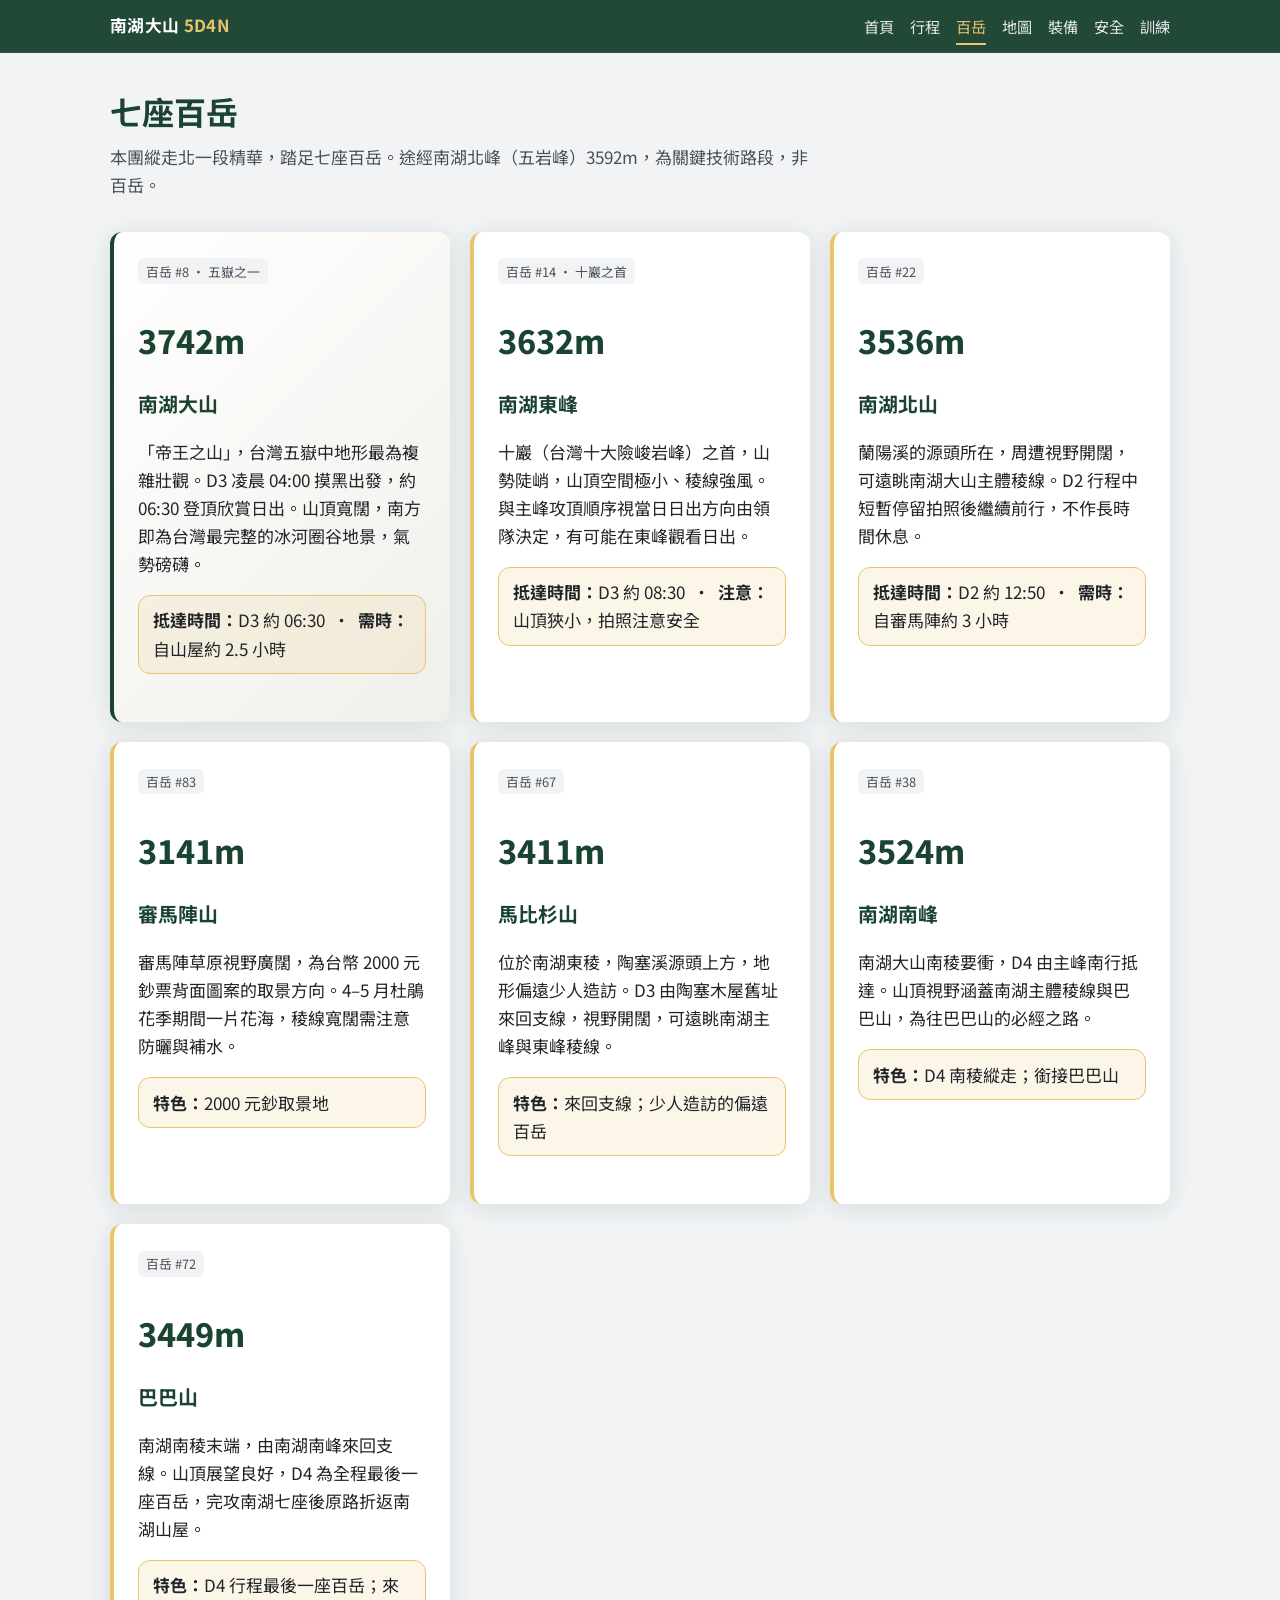
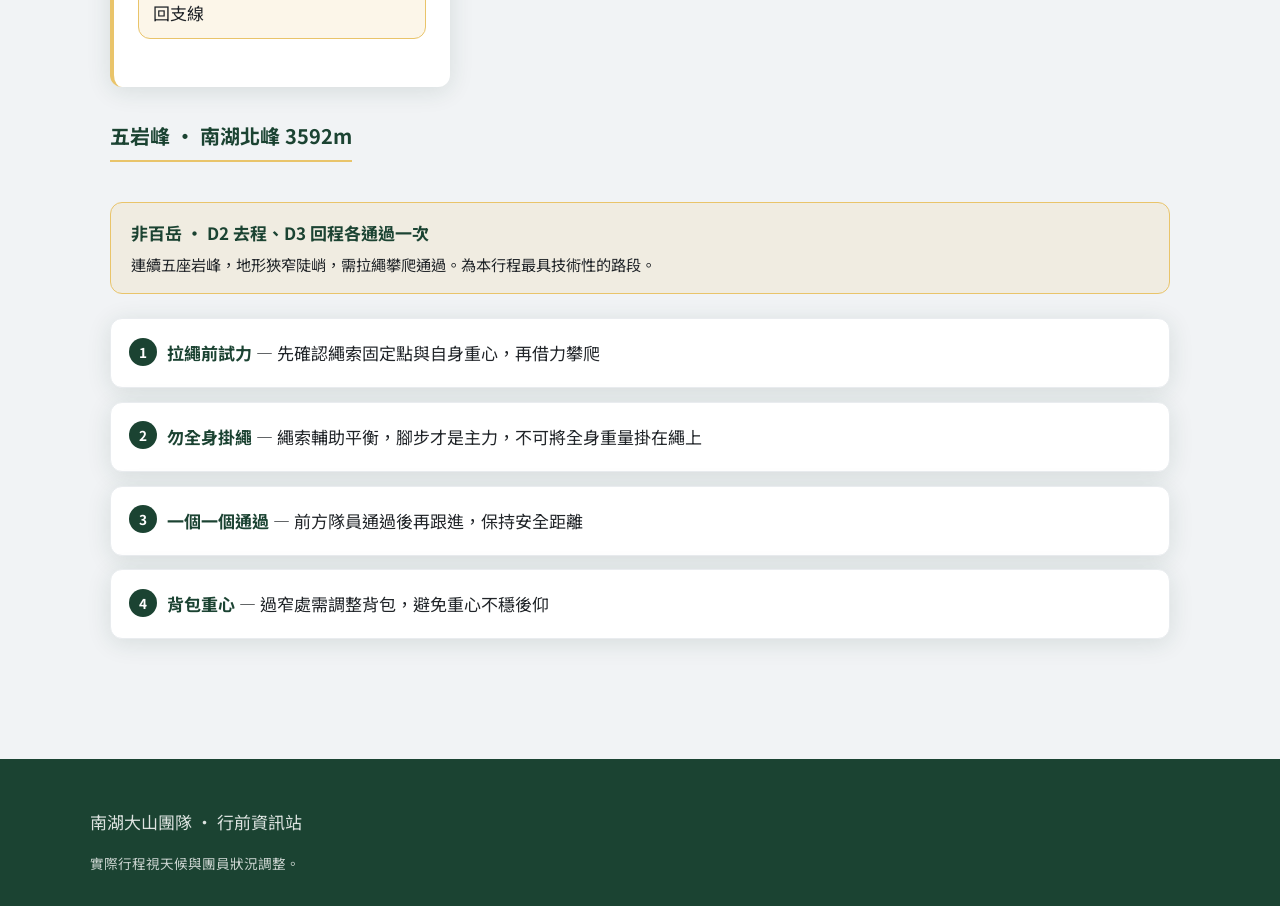
<file: peaks.html>
<!DOCTYPE html>
<html lang="zh-Hant">
<head>
  <meta charset="UTF-8">
  <meta name="viewport" content="width=device-width, initial-scale=1">
  <meta name="description" content="南湖大山五天四夜七座百岳與五岩峰">
  <title>百岳 · 南湖大山</title>
  <link rel="preconnect" href="https://fonts.googleapis.com">
  <link rel="preconnect" href="https://fonts.gstatic.com" crossorigin>
  <link href="https://fonts.googleapis.com/css2?family=Noto+Sans+TC:wght@400;600;700;800&display=swap" rel="stylesheet">
  <link rel="stylesheet" href="css/style.css">
</head>
<body>
  <header class="site-header">
    <div class="header-inner">
      <a class="logo" href="index.html">南湖大山 <span>5D4N</span></a>
      <button class="nav-toggle" type="button" aria-expanded="false" aria-controls="site-nav" aria-label="開啟選單">
        <span></span><span></span><span></span>
      </button>
      <nav class="site-nav" id="site-nav" aria-label="主要導覽">
        <ul>
          <li><a href="index.html">首頁</a></li>
          <li><a href="itinerary.html">行程</a></li>
          <li><a href="peaks.html" aria-current="page">百岳</a></li>
          <li><a href="maps.html">地圖</a></li>
          <li><a href="gear.html">裝備</a></li>
          <li><a href="safety.html">安全</a></li>
          <li><a href="training.html">訓練</a></li>
        </ul>
      </nav>
    </div>
  </header>

  <main>
    <h1 class="page-title">七座百岳</h1>
    <p class="page-lead">本團縱走北一段精華，踏足七座百岳。途經南湖北峰（五岩峰）3592m，為關鍵技術路段，非百岳。</p>

    <div class="card-grid" style="grid-template-columns: repeat(auto-fill, minmax(280px, 1fr));">
      <article class="peak-card featured">
        <span class="rank">百岳 #8 · 五嶽之一</span>
        <p class="elev">3742m</p>
        <h3>南湖大山</h3>
        <p>「帝王之山」，台灣五嶽中地形最為複雜壯觀。D3 凌晨 04:00 摸黑出發，約 06:30 登頂欣賞日出。山頂寬闊，南方即為台灣最完整的冰河圈谷地景，氣勢磅礴。</p>
        <div class="info-box" style="margin-top:0.75rem; padding:0.65rem 0.9rem;">
          <strong>抵達時間：</strong>D3 約 06:30 &nbsp;·&nbsp; <strong>需時：</strong>自山屋約 2.5 小時
        </div>
      </article>
      <article class="peak-card">
        <span class="rank">百岳 #14 · 十巖之首</span>
        <p class="elev">3632m</p>
        <h3>南湖東峰</h3>
        <p>十巖（台灣十大險峻岩峰）之首，山勢陡峭，山頂空間極小、稜線強風。與主峰攻頂順序視當日日出方向由領隊決定，有可能在東峰觀看日出。</p>
        <div class="info-box" style="margin-top:0.75rem; padding:0.65rem 0.9rem;">
          <strong>抵達時間：</strong>D3 約 08:30 &nbsp;·&nbsp; <strong>注意：</strong>山頂狹小，拍照注意安全
        </div>
      </article>
      <article class="peak-card">
        <span class="rank">百岳 #22</span>
        <p class="elev">3536m</p>
        <h3>南湖北山</h3>
        <p>蘭陽溪的源頭所在，周遭視野開闊，可遠眺南湖大山主體稜線。D2 行程中短暫停留拍照後繼續前行，不作長時間休息。</p>
        <div class="info-box" style="margin-top:0.75rem; padding:0.65rem 0.9rem;">
          <strong>抵達時間：</strong>D2 約 12:50 &nbsp;·&nbsp; <strong>需時：</strong>自審馬陣約 3 小時
        </div>
      </article>
      <article class="peak-card">
        <span class="rank">百岳 #83</span>
        <p class="elev">3141m</p>
        <h3>審馬陣山</h3>
        <p>審馬陣草原視野廣闊，為台幣 2000 元鈔票背面圖案的取景方向。4–5 月杜鵑花季期間一片花海，稜線寬闊需注意防曬與補水。</p>
        <div class="info-box" style="margin-top:0.75rem; padding:0.65rem 0.9rem;">
          <strong>特色：</strong>2000 元鈔取景地
        </div>
      </article>
      <article class="peak-card">
        <span class="rank">百岳 #67</span>
        <p class="elev">3411m</p>
        <h3>馬比杉山</h3>
        <p>位於南湖東稜，陶塞溪源頭上方，地形偏遠少人造訪。D3 由陶塞木屋舊址來回支線，視野開闊，可遠眺南湖主峰與東峰稜線。</p>
        <div class="info-box" style="margin-top:0.75rem; padding:0.65rem 0.9rem;">
          <strong>特色：</strong>來回支線；少人造訪的偏遠百岳
        </div>
      </article>
      <article class="peak-card">
        <span class="rank">百岳 #38</span>
        <p class="elev">3524m</p>
        <h3>南湖南峰</h3>
        <p>南湖大山南稜要衝，D4 由主峰南行抵達。山頂視野涵蓋南湖主體稜線與巴巴山，為往巴巴山的必經之路。</p>
        <div class="info-box" style="margin-top:0.75rem; padding:0.65rem 0.9rem;">
          <strong>特色：</strong>D4 南稜縱走；銜接巴巴山
        </div>
      </article>
      <article class="peak-card">
        <span class="rank">百岳 #72</span>
        <p class="elev">3449m</p>
        <h3>巴巴山</h3>
        <p>南湖南稜末端，由南湖南峰來回支線。山頂展望良好，D4 為全程最後一座百岳，完攻南湖七座後原路折返南湖山屋。</p>
        <div class="info-box" style="margin-top:0.75rem; padding:0.65rem 0.9rem;">
          <strong>特色：</strong>D4 行程最後一座百岳；來回支線
        </div>
      </article>
    </div>

    <section class="section" style="margin-top: 2rem;">
      <h2>五岩峰 · 南湖北峰 3592m</h2>
      <div class="info-box">
        <h4>非百岳 · D2 去程、D3 回程各通過一次</h4>
        <p>連續五座岩峰，地形狹窄陡峭，需拉繩攀爬通過。為本行程最具技術性的路段。</p>
      </div>
      <ul class="safety-list" style="margin-top:1rem;">
        <li><strong>拉繩前試力</strong> — 先確認繩索固定點與自身重心，再借力攀爬</li>
        <li><strong>勿全身掛繩</strong> — 繩索輔助平衡，腳步才是主力，不可將全身重量掛在繩上</li>
        <li><strong>一個一個通過</strong> — 前方隊員通過後再跟進，保持安全距離</li>
        <li><strong>背包重心</strong> — 過窄處需調整背包，避免重心不穩後仰</li>
      </ul>
    </section>

  </main>

  <footer class="site-footer">
    <div class="footer-inner">
      <p>南湖大山團隊 · 行前資訊站</p>
      <p class="disclaimer">實際行程視天候與團員狀況調整。</p>
    </div>
  </footer>
  <script src="js/main.js"></script>
</body>
</html>
</file>
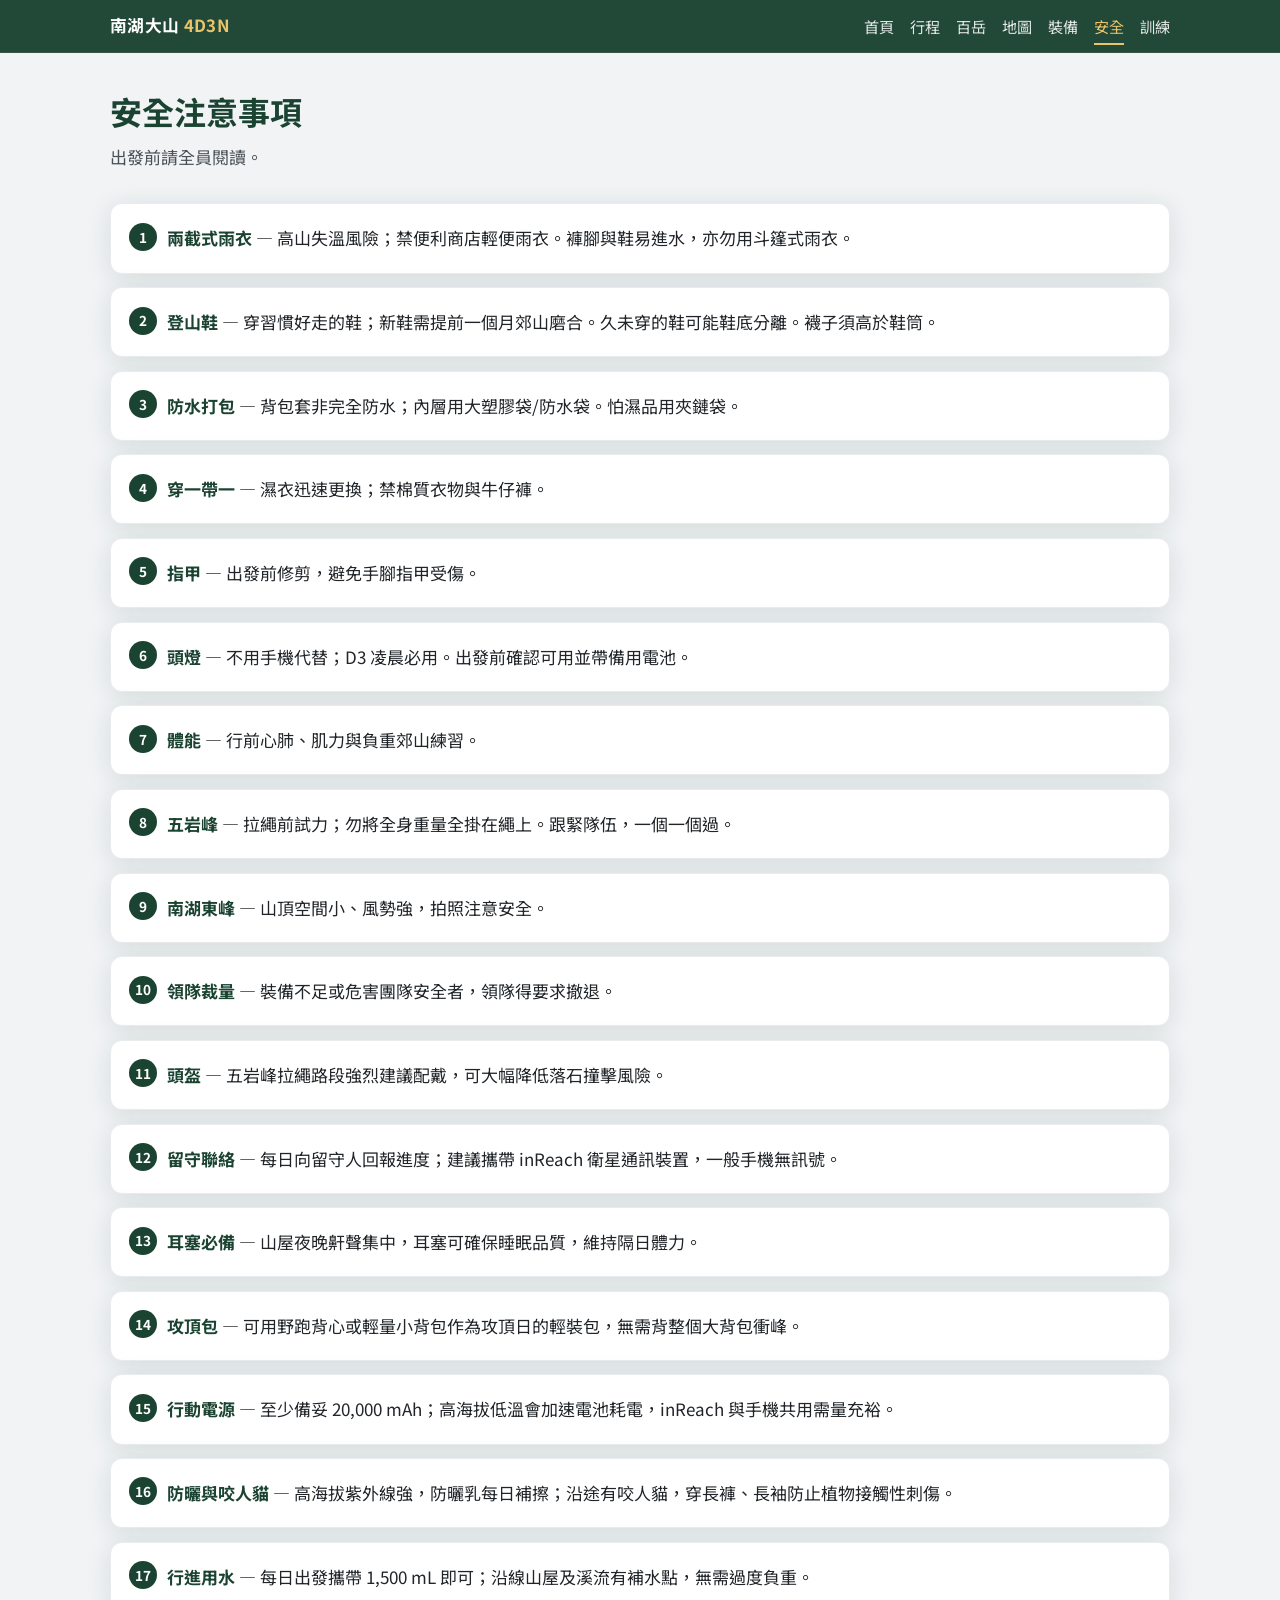
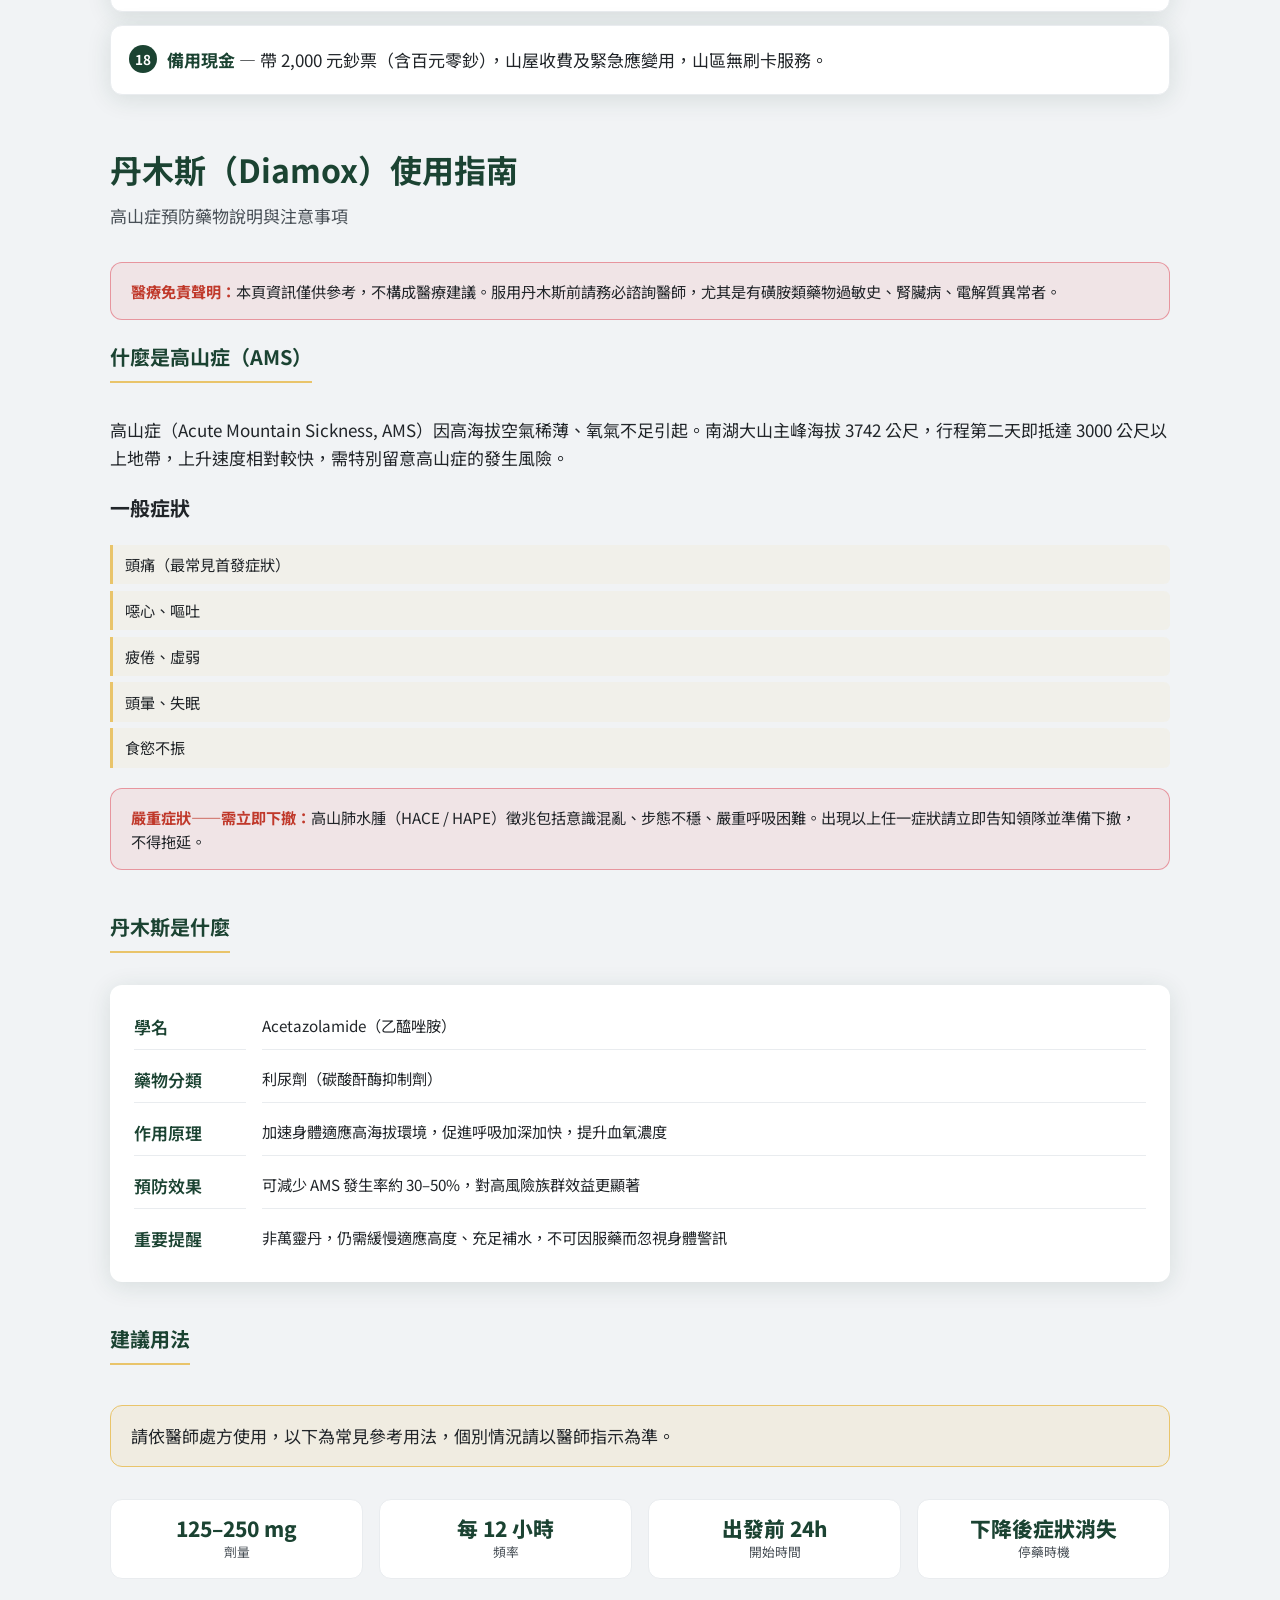
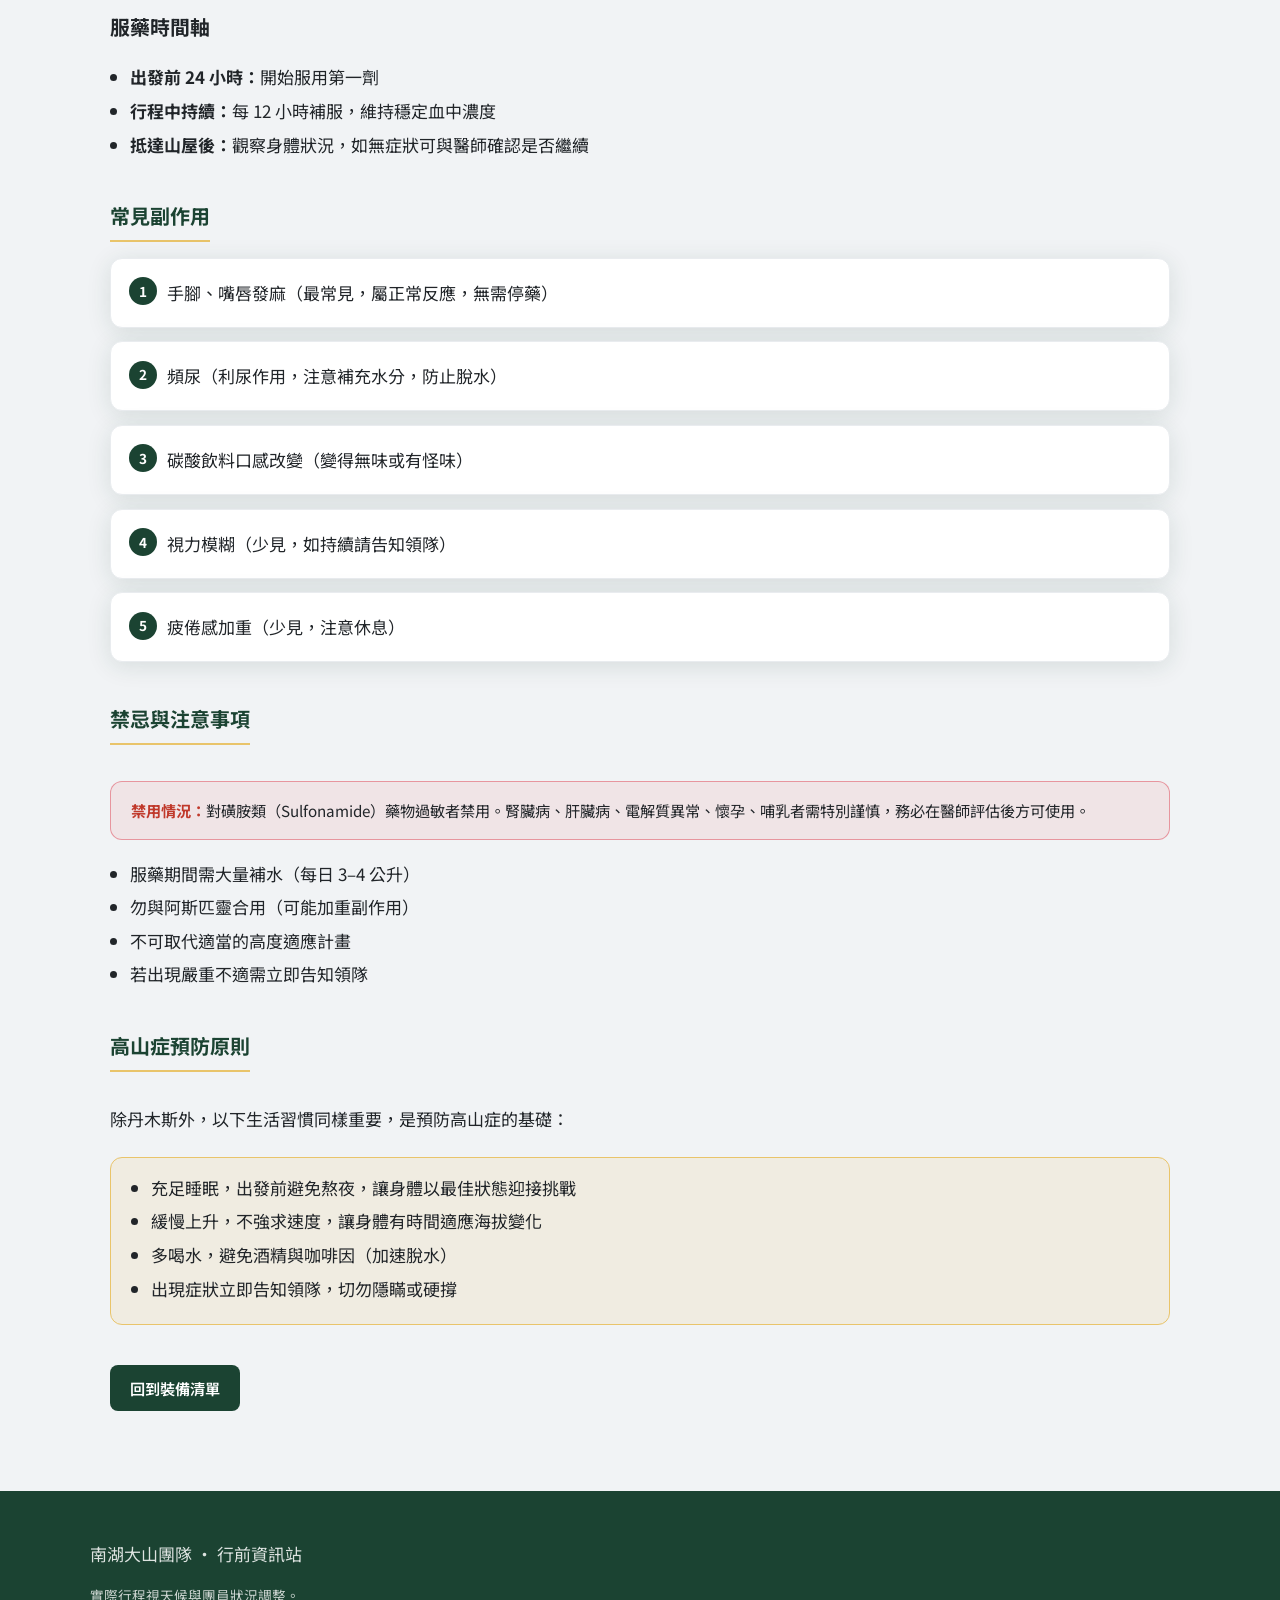
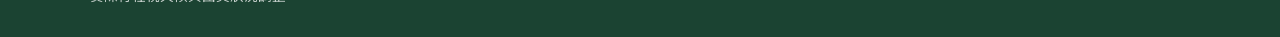
<file: safety.html>
<!DOCTYPE html>
<html lang="zh-Hant">
<head>
  <meta charset="UTF-8">
  <meta name="viewport" content="width=device-width, initial-scale=1">
  <meta name="description" content="南湖大山登山安全注意事項">
  <title>安全 · 南湖大山</title>
  <link rel="preconnect" href="https://fonts.googleapis.com">
  <link rel="preconnect" href="https://fonts.gstatic.com" crossorigin>
  <link href="https://fonts.googleapis.com/css2?family=Noto+Sans+TC:wght@400;600;700;800&display=swap" rel="stylesheet">
  <link rel="stylesheet" href="css/style.css">
</head>
<body>
  <header class="site-header">
    <div class="header-inner">
      <a class="logo" href="index.html">南湖大山 <span>4D3N</span></a>
      <button class="nav-toggle" type="button" aria-expanded="false" aria-controls="site-nav" aria-label="開啟選單">
        <span></span><span></span><span></span>
      </button>
      <nav class="site-nav" id="site-nav" aria-label="主要導覽">
        <ul>
          <li><a href="index.html">首頁</a></li>
          <li><a href="itinerary.html">行程</a></li>
          <li><a href="peaks.html">百岳</a></li>
          <li><a href="maps.html">地圖</a></li>
          <li><a href="gear.html">裝備</a></li>
          <li><a href="safety.html" aria-current="page">安全</a></li>
          <li><a href="training.html">訓練</a></li>
        </ul>
      </nav>
    </div>
  </header>

  <main>
    <h1 class="page-title">安全注意事項</h1>
    <p class="page-lead">出發前請全員閱讀。</p>
    <ol class="safety-list">
      <li><strong>兩截式雨衣</strong> — 高山失溫風險；禁便利商店輕便雨衣。褲腳與鞋易進水，亦勿用斗篷式雨衣。</li>
      <li><strong>登山鞋</strong> — 穿習慣好走的鞋；新鞋需提前一個月郊山磨合。久未穿的鞋可能鞋底分離。襪子須高於鞋筒。</li>
      <li><strong>防水打包</strong> — 背包套非完全防水；內層用大塑膠袋/防水袋。怕濕品用夾鏈袋。</li>
      <li><strong>穿一帶一</strong> — 濕衣迅速更換；禁棉質衣物與牛仔褲。</li>
      <li><strong>指甲</strong> — 出發前修剪，避免手腳指甲受傷。</li>
      <li><strong>頭燈</strong> — 不用手機代替；D3 凌晨必用。出發前確認可用並帶備用電池。</li>
      <li><strong>體能</strong> — 行前心肺、肌力與負重郊山練習。</li>
      <li><strong>五岩峰</strong> — 拉繩前試力；勿將全身重量全掛在繩上。跟緊隊伍，一個一個過。</li>
      <li><strong>南湖東峰</strong> — 山頂空間小、風勢強，拍照注意安全。</li>
      <li><strong>領隊裁量</strong> — 裝備不足或危害團隊安全者，領隊得要求撤退。</li>
      <li><strong>頭盔</strong> — 五岩峰拉繩路段強烈建議配戴，可大幅降低落石撞擊風險。</li>
      <li><strong>留守聯絡</strong> — 每日向留守人回報進度；建議攜帶 inReach 衛星通訊裝置，一般手機無訊號。</li>
      <li><strong>耳塞必備</strong> — 山屋夜晚鼾聲集中，耳塞可確保睡眠品質，維持隔日體力。</li>
      <li><strong>攻頂包</strong> — 可用野跑背心或輕量小背包作為攻頂日的輕裝包，無需背整個大背包衝峰。</li>
      <li><strong>行動電源</strong> — 至少備妥 20,000 mAh；高海拔低溫會加速電池耗電，inReach 與手機共用需量充裕。</li>
      <li><strong>防曬與咬人貓</strong> — 高海拔紫外線強，防曬乳每日補擦；沿途有咬人貓，穿長褲、長袖防止植物接觸性刺傷。</li>
      <li><strong>行進用水</strong> — 每日出發攜帶 1,500 mL 即可；沿線山屋及溪流有補水點，無需過度負重。</li>
      <li><strong>備用現金</strong> — 帶 2,000 元鈔票（含百元零鈔），山屋收費及緊急應變用，山區無刷卡服務。</li>
    </ol>
    <h2 class="page-title" style="margin-top:3rem;">丹木斯（Diamox）使用指南</h2>
    <p class="page-lead">高山症預防藥物說明與注意事項</p>

    <div class="warn-box">
      <strong>醫療免責聲明：</strong>本頁資訊僅供參考，不構成醫療建議。服用丹木斯前請務必諮詢醫師，尤其是有磺胺類藥物過敏史、腎臟病、電解質異常者。
    </div>

    <section class="section">
      <h2>什麼是高山症（AMS）</h2>
      <p>高山症（Acute Mountain Sickness, AMS）因高海拔空氣稀薄、氧氣不足引起。南湖大山主峰海拔 3742 公尺，行程第二天即抵達 3000 公尺以上地帶，上升速度相對較快，需特別留意高山症的發生風險。</p>
      <h3>一般症狀</h3>
      <ul class="symptom-list">
        <li>頭痛（最常見首發症狀）</li>
        <li>噁心、嘔吐</li>
        <li>疲倦、虛弱</li>
        <li>頭暈、失眠</li>
        <li>食慾不振</li>
      </ul>
      <div class="warn-box">
        <strong>嚴重症狀——需立即下撤：</strong>高山肺水腫（HACE / HAPE）徵兆包括意識混亂、步態不穩、嚴重呼吸困難。出現以上任一症狀請立即告知領隊並準備下撤，不得拖延。
      </div>
    </section>

    <section class="section">
      <h2>丹木斯是什麼</h2>
      <dl class="drug-grid">
        <dt>學名</dt>
        <dd>Acetazolamide（乙醯唑胺）</dd>
        <dt>藥物分類</dt>
        <dd>利尿劑（碳酸酐酶抑制劑）</dd>
        <dt>作用原理</dt>
        <dd>加速身體適應高海拔環境，促進呼吸加深加快，提升血氧濃度</dd>
        <dt>預防效果</dt>
        <dd>可減少 AMS 發生率約 30–50%，對高風險族群效益更顯著</dd>
        <dt>重要提醒</dt>
        <dd>非萬靈丹，仍需緩慢適應高度、充足補水，不可因服藥而忽視身體警訊</dd>
      </dl>
    </section>

    <section class="section">
      <h2>建議用法</h2>
      <div class="info-box">
        請依醫師處方使用，以下為常見參考用法，個別情況請以醫師指示為準。
      </div>
      <div class="stats">
        <div class="drug-stat stat">
          <div class="stat-value">125–250 mg</div>
          <div class="stat-label">劑量</div>
        </div>
        <div class="drug-stat stat">
          <div class="stat-value">每 12 小時</div>
          <div class="stat-label">頻率</div>
        </div>
        <div class="drug-stat stat">
          <div class="stat-value">出發前 24h</div>
          <div class="stat-label">開始時間</div>
        </div>
        <div class="drug-stat stat">
          <div class="stat-value">下降後症狀消失</div>
          <div class="stat-label">停藥時機</div>
        </div>
      </div>
      <h3>服藥時間軸</h3>
      <ul class="highlight-list">
        <li><strong>出發前 24 小時：</strong>開始服用第一劑</li>
        <li><strong>行程中持續：</strong>每 12 小時補服，維持穩定血中濃度</li>
        <li><strong>抵達山屋後：</strong>觀察身體狀況，如無症狀可與醫師確認是否繼續</li>
      </ul>
    </section>

    <section class="section">
      <h2>常見副作用</h2>
      <ol class="safety-list">
        <li>手腳、嘴唇發麻（最常見，屬正常反應，無需停藥）</li>
        <li>頻尿（利尿作用，注意補充水分，防止脫水）</li>
        <li>碳酸飲料口感改變（變得無味或有怪味）</li>
        <li>視力模糊（少見，如持續請告知領隊）</li>
        <li>疲倦感加重（少見，注意休息）</li>
      </ol>
    </section>

    <section class="section">
      <h2>禁忌與注意事項</h2>
      <div class="warn-box">
        <strong>禁用情況：</strong>對磺胺類（Sulfonamide）藥物過敏者禁用。腎臟病、肝臟病、電解質異常、懷孕、哺乳者需特別謹慎，務必在醫師評估後方可使用。
      </div>
      <ul class="highlight-list">
        <li>服藥期間需大量補水（每日 3–4 公升）</li>
        <li>勿與阿斯匹靈合用（可能加重副作用）</li>
        <li>不可取代適當的高度適應計畫</li>
        <li>若出現嚴重不適需立即告知領隊</li>
      </ul>
    </section>

    <section class="section">
      <h2>高山症預防原則</h2>
      <p>除丹木斯外，以下生活習慣同樣重要，是預防高山症的基礎：</p>
      <div class="info-box">
        <ul class="highlight-list">
          <li>充足睡眠，出發前避免熬夜，讓身體以最佳狀態迎接挑戰</li>
          <li>緩慢上升，不強求速度，讓身體有時間適應海拔變化</li>
          <li>多喝水，避免酒精與咖啡因（加速脫水）</li>
          <li>出現症狀立即告知領隊，切勿隱瞞或硬撐</li>
        </ul>
      </div>
    </section>

    <div class="gear-actions">
      <a class="btn btn-primary" href="gear.html">回到裝備清單</a>
    </div>
  </main>

  <footer class="site-footer">
    <div class="footer-inner">
      <p>南湖大山團隊 · 行前資訊站</p>
      <p class="disclaimer">實際行程視天候與團員狀況調整。</p>
    </div>
  </footer>
  <script src="js/main.js"></script>
</body>
</html>
</file>
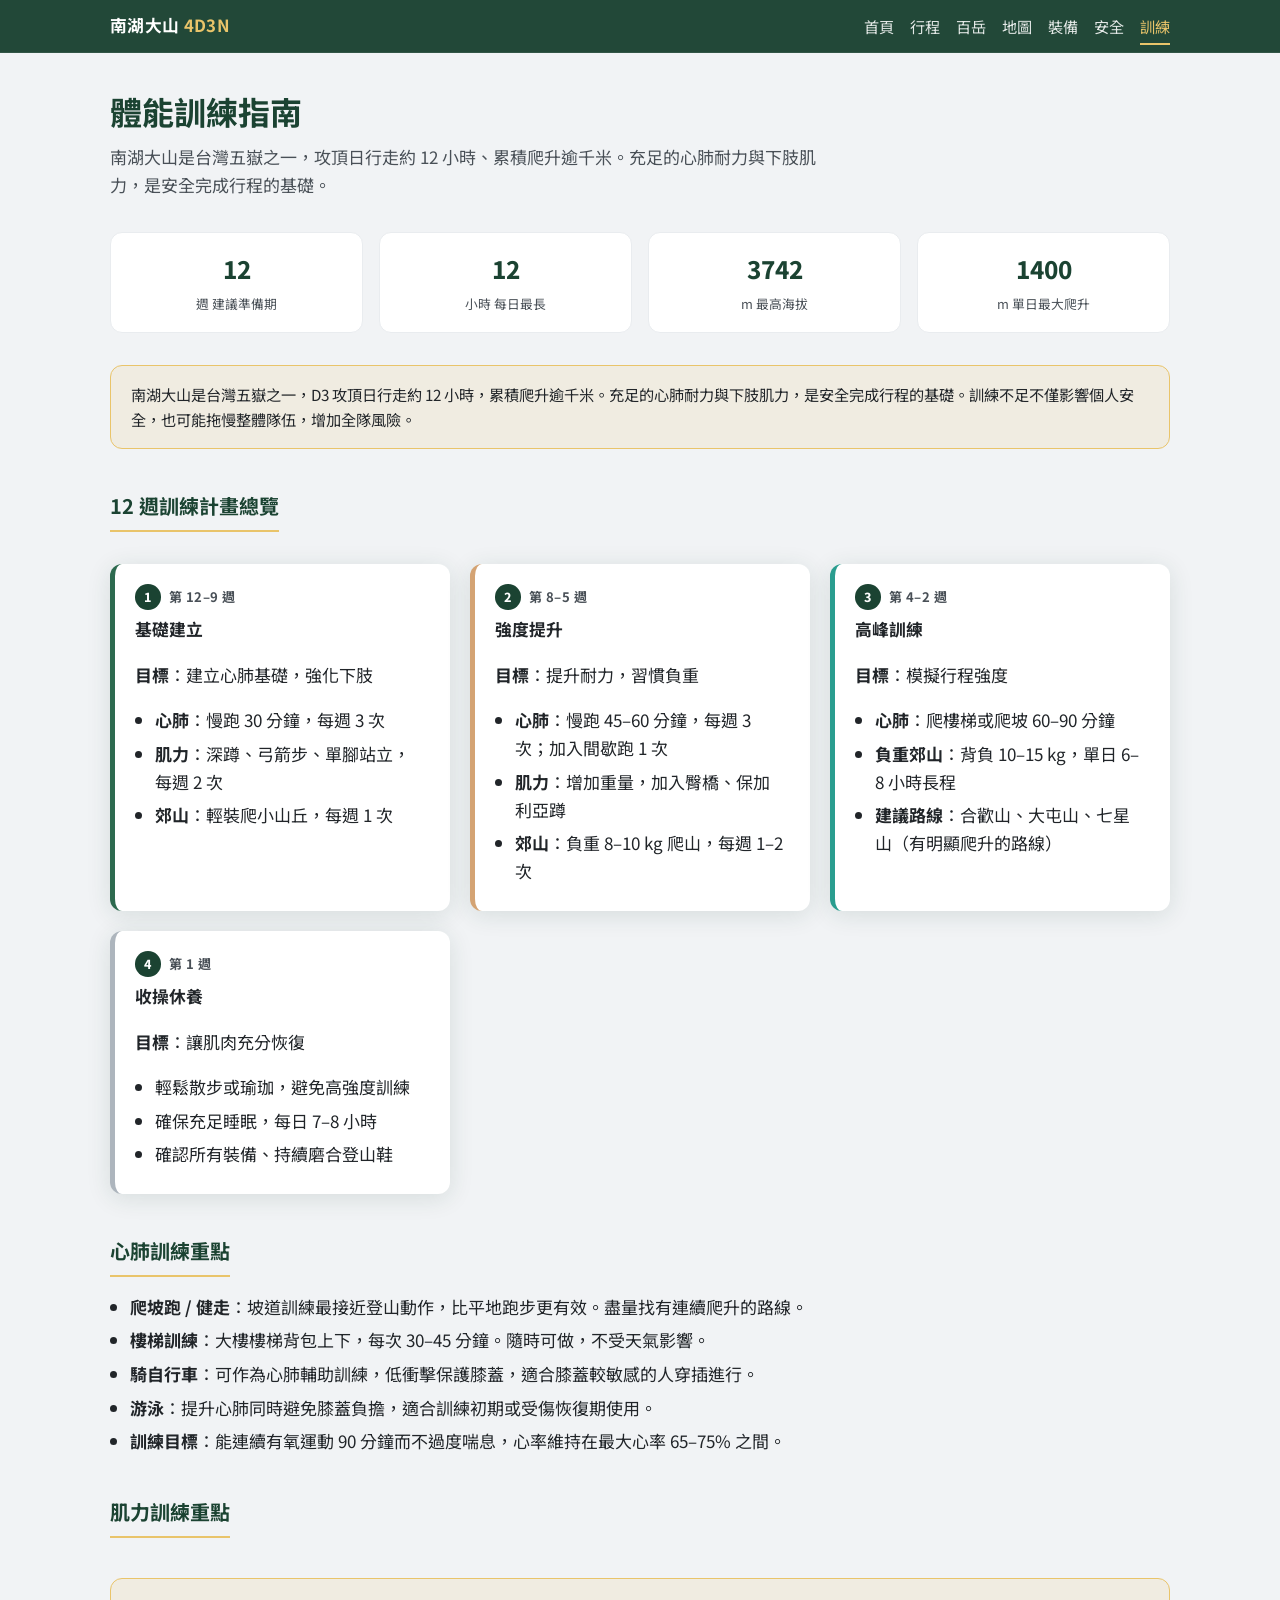
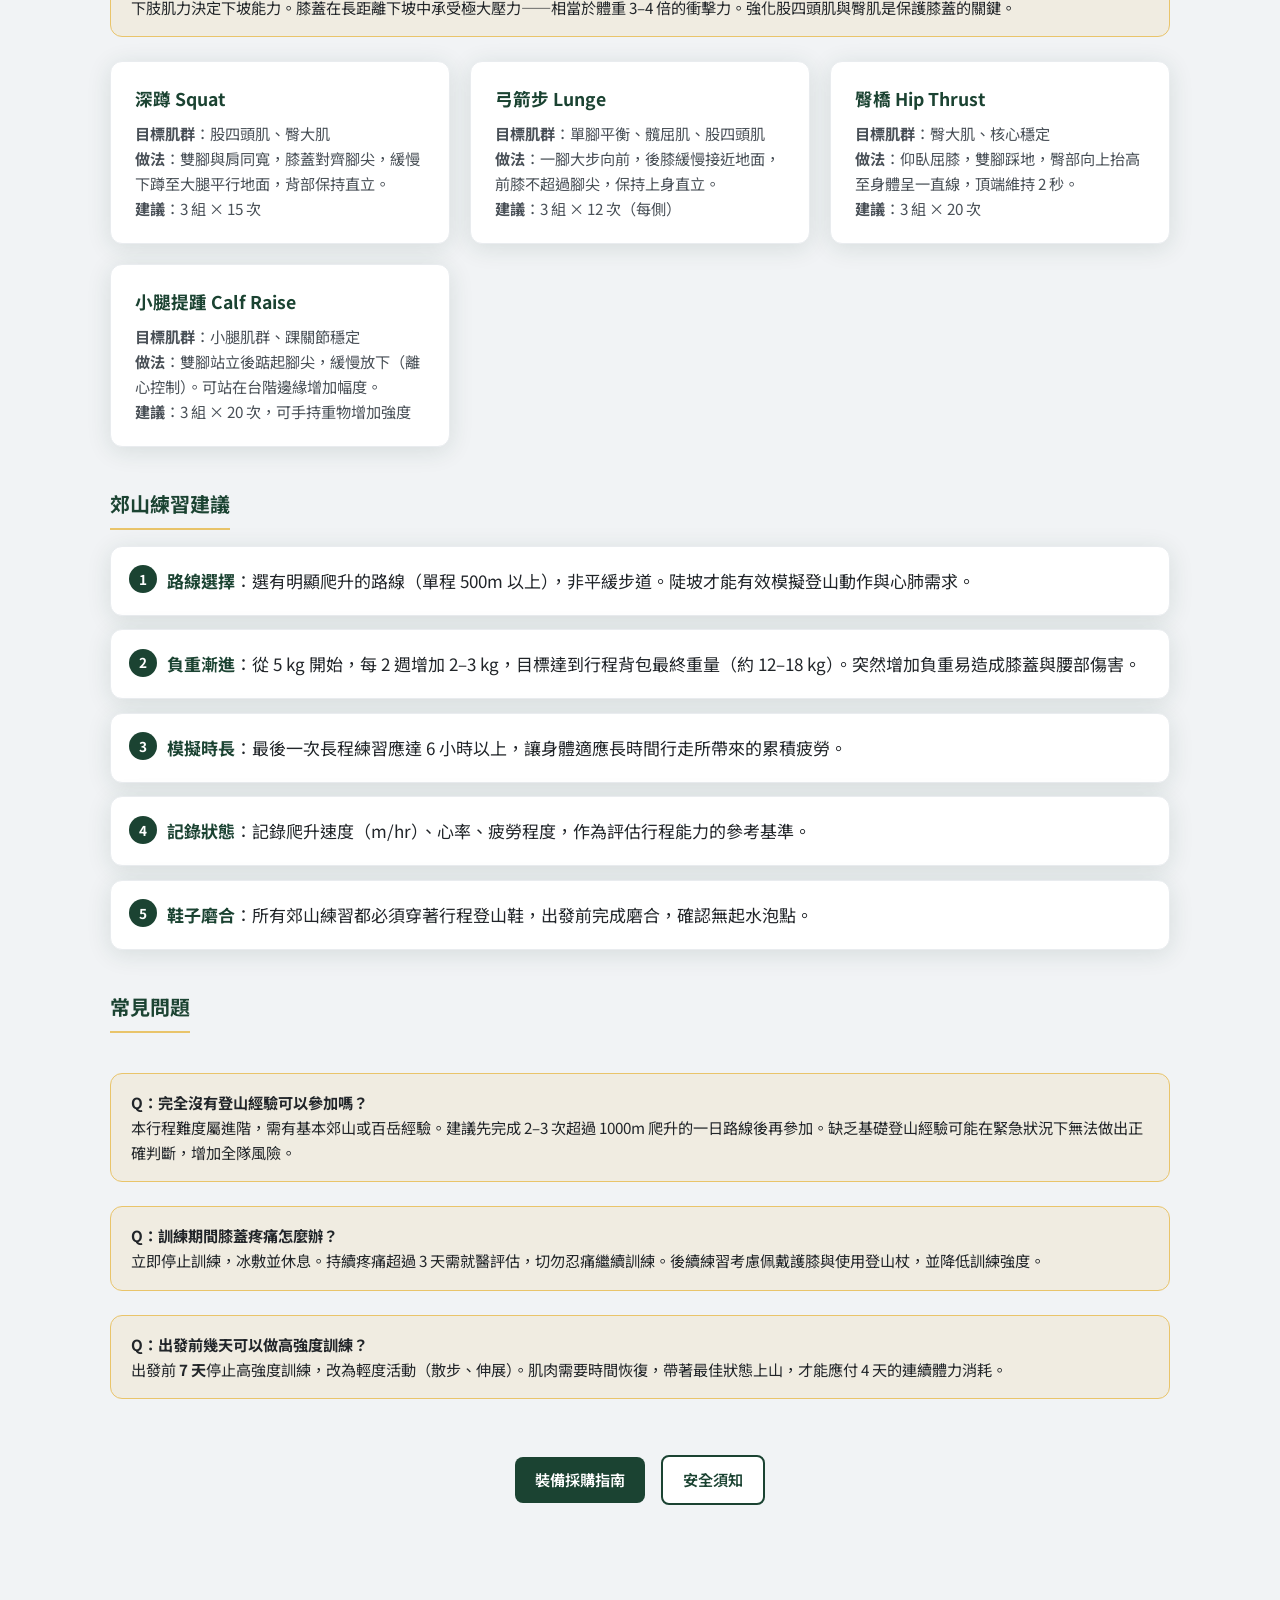
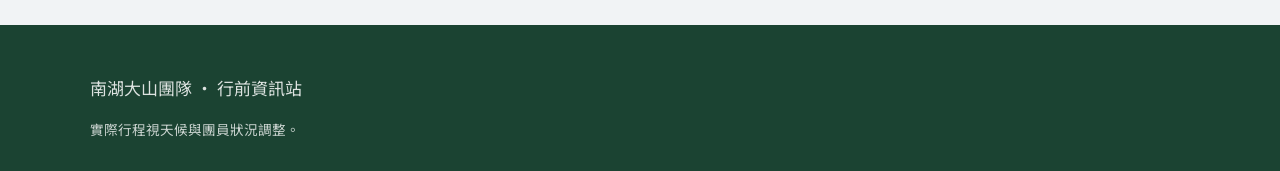
<file: training.html>
<!DOCTYPE html>
<html lang="zh-Hant">
<head>
  <meta charset="UTF-8">
  <meta name="viewport" content="width=device-width, initial-scale=1">
  <meta name="description" content="南湖大山四天三夜行程體能訓練指南，12 週計畫">
  <meta name="base-path" content="./">
  <title>體能訓練 · 南湖大山</title>
  <link rel="preconnect" href="https://fonts.googleapis.com">
  <link rel="preconnect" href="https://fonts.gstatic.com" crossorigin>
  <link href="https://fonts.googleapis.com/css2?family=Noto+Sans+TC:wght@400;600;700;800&display=swap" rel="stylesheet">
  <link rel="stylesheet" href="css/style.css">
</head>
<body>
  <header class="site-header">
    <div class="header-inner">
      <a class="logo" href="index.html">南湖大山 <span>4D3N</span></a>
      <button class="nav-toggle" type="button" aria-expanded="false" aria-controls="site-nav" aria-label="開啟選單">
        <span></span><span></span><span></span>
      </button>
      <nav class="site-nav" id="site-nav" aria-label="主要導覽">
        <ul>
          <li><a href="index.html">首頁</a></li>
          <li><a href="itinerary.html">行程</a></li>
          <li><a href="peaks.html">百岳</a></li>
          <li><a href="maps.html">地圖</a></li>
          <li><a href="gear.html">裝備</a></li>
          <li><a href="safety.html">安全</a></li>
          <li><a href="training.html" aria-current="page">訓練</a></li>
        </ul>
      </nav>
    </div>
  </header>

  <main>
    <h1 class="page-title">體能訓練指南</h1>
    <p class="page-lead">南湖大山是台灣五嶽之一，攻頂日行走約 12 小時、累積爬升逾千米。充足的心肺耐力與下肢肌力，是安全完成行程的基礎。</p>

    <!-- 統計數字 -->
    <div class="stats">
      <div class="stat">
        <span class="value">12</span>
        <span class="label">週 建議準備期</span>
      </div>
      <div class="stat">
        <span class="value">12</span>
        <span class="label">小時 每日最長</span>
      </div>
      <div class="stat">
        <span class="value">3742</span>
        <span class="label">m 最高海拔</span>
      </div>
      <div class="stat">
        <span class="value">1400</span>
        <span class="label">m 單日最大爬升</span>
      </div>
    </div>

    <!-- 訓練目的 -->
    <div class="section">
      <div class="info-box">
        <p style="margin:0;">南湖大山是台灣五嶽之一，D3 攻頂日行走約 12 小時，累積爬升逾千米。充足的心肺耐力與下肢肌力，是安全完成行程的基礎。訓練不足不僅影響個人安全，也可能拖慢整體隊伍，增加全隊風險。</p>
      </div>
    </div>

    <!-- 12 週訓練計畫 -->
    <section class="section">
      <h2>12 週訓練計畫總覽</h2>

      <div class="training-grid">

        <div class="training-phase training-phase--green">
          <div class="training-week">
            <span class="progress-ring">1</span>
            第 12–9 週
          </div>
          <h3>基礎建立</h3>
          <p><strong>目標</strong>：建立心肺基礎，強化下肢</p>
          <ul class="highlight-list">
            <li><strong>心肺</strong>：慢跑 30 分鐘，每週 3 次</li>
            <li><strong>肌力</strong>：深蹲、弓箭步、單腳站立，每週 2 次</li>
            <li><strong>郊山</strong>：輕裝爬小山丘，每週 1 次</li>
          </ul>
        </div>

        <div class="training-phase training-phase--amber">
          <div class="training-week">
            <span class="progress-ring">2</span>
            第 8–5 週
          </div>
          <h3>強度提升</h3>
          <p><strong>目標</strong>：提升耐力，習慣負重</p>
          <ul class="highlight-list">
            <li><strong>心肺</strong>：慢跑 45–60 分鐘，每週 3 次；加入間歇跑 1 次</li>
            <li><strong>肌力</strong>：增加重量，加入臀橋、保加利亞蹲</li>
            <li><strong>郊山</strong>：負重 8–10 kg 爬山，每週 1–2 次</li>
          </ul>
        </div>

        <div class="training-phase training-phase--teal">
          <div class="training-week">
            <span class="progress-ring">3</span>
            第 4–2 週
          </div>
          <h3>高峰訓練</h3>
          <p><strong>目標</strong>：模擬行程強度</p>
          <ul class="highlight-list">
            <li><strong>心肺</strong>：爬樓梯或爬坡 60–90 分鐘</li>
            <li><strong>負重郊山</strong>：背負 10–15 kg，單日 6–8 小時長程</li>
            <li><strong>建議路線</strong>：合歡山、大屯山、七星山（有明顯爬升的路線）</li>
          </ul>
        </div>

        <div class="training-phase training-phase--gray">
          <div class="training-week">
            <span class="progress-ring">4</span>
            第 1 週
          </div>
          <h3>收操休養</h3>
          <p><strong>目標</strong>：讓肌肉充分恢復</p>
          <ul class="highlight-list">
            <li>輕鬆散步或瑜珈，避免高強度訓練</li>
            <li>確保充足睡眠，每日 7–8 小時</li>
            <li>確認所有裝備、持續磨合登山鞋</li>
          </ul>
        </div>

      </div>
    </section>

    <!-- 心肺訓練重點 -->
    <section class="section">
      <h2>心肺訓練重點</h2>

      <ul class="highlight-list">
        <li><strong>爬坡跑 / 健走</strong>：坡道訓練最接近登山動作，比平地跑步更有效。盡量找有連續爬升的路線。</li>
        <li><strong>樓梯訓練</strong>：大樓樓梯背包上下，每次 30–45 分鐘。隨時可做，不受天氣影響。</li>
        <li><strong>騎自行車</strong>：可作為心肺輔助訓練，低衝擊保護膝蓋，適合膝蓋較敏感的人穿插進行。</li>
        <li><strong>游泳</strong>：提升心肺同時避免膝蓋負擔，適合訓練初期或受傷恢復期使用。</li>
        <li><strong>訓練目標</strong>：能連續有氧運動 90 分鐘而不過度喘息，心率維持在最大心率 65–75% 之間。</li>
      </ul>
    </section>

    <!-- 肌力訓練重點 -->
    <section class="section">
      <h2>肌力訓練重點</h2>

      <div class="info-box">
        <p style="margin:0;">下肢肌力決定下坡能力。膝蓋在長距離下坡中承受極大壓力——相當於體重 3–4 倍的衝擊力。強化股四頭肌與臀肌是保護膝蓋的關鍵。</p>
      </div>

      <div class="card-grid" style="margin-top:1.5rem;">

        <div class="card">
          <h3 style="margin-top:0;">深蹲 Squat</h3>
          <p><strong>目標肌群</strong>：股四頭肌、臀大肌</p>
          <p><strong>做法</strong>：雙腳與肩同寬，膝蓋對齊腳尖，緩慢下蹲至大腿平行地面，背部保持直立。</p>
          <p class="checklist-inline"><strong>建議</strong>：3 組 × 15 次</p>
        </div>

        <div class="card">
          <h3 style="margin-top:0;">弓箭步 Lunge</h3>
          <p><strong>目標肌群</strong>：單腳平衡、髖屈肌、股四頭肌</p>
          <p><strong>做法</strong>：一腳大步向前，後膝緩慢接近地面，前膝不超過腳尖，保持上身直立。</p>
          <p class="checklist-inline"><strong>建議</strong>：3 組 × 12 次（每側）</p>
        </div>

        <div class="card">
          <h3 style="margin-top:0;">臀橋 Hip Thrust</h3>
          <p><strong>目標肌群</strong>：臀大肌、核心穩定</p>
          <p><strong>做法</strong>：仰臥屈膝，雙腳踩地，臀部向上抬高至身體呈一直線，頂端維持 2 秒。</p>
          <p class="checklist-inline"><strong>建議</strong>：3 組 × 20 次</p>
        </div>

        <div class="card">
          <h3 style="margin-top:0;">小腿提踵 Calf Raise</h3>
          <p><strong>目標肌群</strong>：小腿肌群、踝關節穩定</p>
          <p><strong>做法</strong>：雙腳站立後踮起腳尖，緩慢放下（離心控制）。可站在台階邊緣增加幅度。</p>
          <p class="checklist-inline"><strong>建議</strong>：3 組 × 20 次，可手持重物增加強度</p>
        </div>

      </div>
    </section>

    <!-- 郊山練習建議 -->
    <section class="section">
      <h2>郊山練習建議</h2>

      <ol class="safety-list">
        <li>
          <strong>路線選擇</strong>：選有明顯爬升的路線（單程 500m 以上），非平緩步道。陡坡才能有效模擬登山動作與心肺需求。
        </li>
        <li>
          <strong>負重漸進</strong>：從 5 kg 開始，每 2 週增加 2–3 kg，目標達到行程背包最終重量（約 12–18 kg）。突然增加負重易造成膝蓋與腰部傷害。
        </li>
        <li>
          <strong>模擬時長</strong>：最後一次長程練習應達 6 小時以上，讓身體適應長時間行走所帶來的累積疲勞。
        </li>
        <li>
          <strong>記錄狀態</strong>：記錄爬升速度（m/hr）、心率、疲勞程度，作為評估行程能力的參考基準。
        </li>
        <li>
          <strong>鞋子磨合</strong>：所有郊山練習都必須穿著行程登山鞋，出發前完成磨合，確認無起水泡點。
        </li>
      </ol>
    </section>

    <!-- 常見問題 -->
    <section class="section">
      <h2>常見問題</h2>

      <div class="info-box" style="margin-bottom:1rem;">
        <p><strong>Q：完全沒有登山經驗可以參加嗎？</strong></p>
        <p style="margin-bottom:0;">本行程難度屬進階，需有基本郊山或百岳經驗。建議先完成 2–3 次超過 1000m 爬升的一日路線後再參加。缺乏基礎登山經驗可能在緊急狀況下無法做出正確判斷，增加全隊風險。</p>
      </div>

      <div class="info-box" style="margin-bottom:1rem;">
        <p><strong>Q：訓練期間膝蓋疼痛怎麼辦？</strong></p>
        <p style="margin-bottom:0;">立即停止訓練，冰敷並休息。持續疼痛超過 3 天需就醫評估，切勿忍痛繼續訓練。後續練習考慮佩戴護膝與使用登山杖，並降低訓練強度。</p>
      </div>

      <div class="info-box">
        <p><strong>Q：出發前幾天可以做高強度訓練？</strong></p>
        <p style="margin-bottom:0;">出發前 <strong>7 天</strong>停止高強度訓練，改為輕度活動（散步、伸展）。肌肉需要時間恢復，帶著最佳狀態上山，才能應付 4 天的連續體力消耗。</p>
      </div>
    </section>

    <div style="text-align:center; padding: 1rem 0 2.5rem;">
      <a class="btn btn-primary" href="gear.html">裝備採購指南</a>
      <a class="btn btn-secondary" href="safety.html" style="margin-left:0.75rem;">安全須知</a>
    </div>
  </main>

  <footer class="site-footer">
    <div class="footer-inner">
      <p>南湖大山團隊 · 行前資訊站</p>
      <p class="disclaimer">實際行程視天候與團員狀況調整。</p>
    </div>
  </footer>
  <script src="js/main.js"></script>
</body>
</html>
</file>
<file: css/style.css>
/* 南湖大山 · GitHub Pages */
:root {
  --pine: #1b4332;
  --pine-light: #2d6a4f;
  --mist: #f1f3f5;
  --mist-dark: #e9ecef;
  --amber: #e9c46a;
  --amber-dark: #d4a373;
  --rock: #212529;
  --rock-muted: #495057;
  --white: #ffffff;
  --shadow: 0 4px 24px rgba(27, 67, 50, 0.12);
  --radius: 12px;
  --font: "Noto Sans TC", system-ui, -apple-system, sans-serif;
  --max: 1100px;
}

*,
*::before,
*::after {
  box-sizing: border-box;
}

html {
  scroll-behavior: smooth;
}

body {
  margin: 0;
  font-family: var(--font);
  font-size: 17px;
  line-height: 1.65;
  color: var(--rock);
  background: var(--mist);
}

img {
  max-width: 100%;
  height: auto;
}

a {
  color: var(--pine-light);
  text-decoration-thickness: 1px;
  text-underline-offset: 3px;
}

a:hover {
  color: var(--pine);
}

/* Header */
.site-header {
  position: sticky;
  top: 0;
  z-index: 100;
  background: rgba(27, 67, 50, 0.97);
  backdrop-filter: blur(8px);
  border-bottom: 1px solid rgba(255, 255, 255, 0.08);
}

.header-inner {
  max-width: var(--max);
  margin: 0 auto;
  padding: 0.75rem 1.25rem;
  display: flex;
  align-items: center;
  justify-content: space-between;
  gap: 1rem;
}

.logo {
  color: var(--white);
  font-weight: 700;
  font-size: 1.05rem;
  text-decoration: none;
  letter-spacing: 0.02em;
}

.logo span {
  color: var(--amber);
}

.nav-toggle {
  display: flex;
  flex-direction: column;
  gap: 5px;
  background: none;
  border: none;
  cursor: pointer;
  padding: 0.5rem;
}

.nav-toggle span {
  display: block;
  width: 22px;
  height: 2px;
  background: var(--white);
  border-radius: 1px;
  transition: transform 0.2s, opacity 0.2s;
}

.nav-toggle[aria-expanded="true"] span:nth-child(1) {
  transform: translateY(7px) rotate(45deg);
}

.nav-toggle[aria-expanded="true"] span:nth-child(2) {
  opacity: 0;
}

.nav-toggle[aria-expanded="true"] span:nth-child(3) {
  transform: translateY(-7px) rotate(-45deg);
}

.site-nav ul {
  list-style: none;
  margin: 0;
  padding: 0;
  display: flex;
  flex-wrap: wrap;
  gap: 0.25rem 1rem;
}

.site-nav a {
  color: rgba(255, 255, 255, 0.88);
  text-decoration: none;
  font-size: 0.95rem;
  padding: 0.35rem 0;
  border-bottom: 2px solid transparent;
}

.site-nav a:hover,
.site-nav a[aria-current="page"] {
  color: var(--amber);
  border-bottom-color: var(--amber);
}

@media (max-width: 768px) {
  .nav-toggle {
    display: flex;
  }

  .site-nav {
    position: absolute;
    top: 100%;
    left: 0;
    right: 0;
    background: var(--pine);
    padding: 0 1.25rem 1rem;
    max-height: 0;
    overflow: hidden;
    transition: max-height 0.3s ease;
  }

  .site-nav.is-open {
    max-height: 320px;
  }

  .site-nav ul {
    flex-direction: column;
    padding: 0.5rem 0;
  }
}

@media (min-width: 769px) {
  .nav-toggle {
    display: none;
  }
}

/* Hero */
.hero {
  position: relative;
  min-height: 420px;
  display: flex;
  align-items: flex-end;
  padding: 3rem 1.25rem 2.5rem;
  background: linear-gradient(165deg, #0d2818 0%, var(--pine) 40%, #40916c 100%);
  color: var(--white);
  overflow: hidden;
}

.hero::before {
  content: "";
  position: absolute;
  inset: 0;
  background: url("data:image/svg+xml,%3Csvg xmlns='http://www.w3.org/2000/svg' viewBox='0 0 1200 400' preserveAspectRatio='none'%3E%3Cpath fill='%23ffffff' fill-opacity='0.06' d='M0 400 L0 280 L200 200 L400 260 L600 120 L800 220 L1000 80 L1200 180 L1200 400 Z'/%3E%3Cpath fill='%23ffffff' fill-opacity='0.1' d='M0 400 L0 320 L300 240 L500 300 L700 180 L900 280 L1200 200 L1200 400 Z'/%3E%3C/svg%3E")
    bottom center / cover no-repeat;
  pointer-events: none;
}

.hero-inner {
  position: relative;
  max-width: var(--max);
  margin: 0 auto;
  width: 100%;
}

.hero-badge {
  display: inline-block;
  background: rgba(233, 196, 106, 0.2);
  border: 1px solid var(--amber);
  color: var(--amber);
  font-size: 0.8rem;
  font-weight: 600;
  padding: 0.25rem 0.75rem;
  border-radius: 999px;
  margin-bottom: 0.75rem;
}

.hero h1 {
  margin: 0 0 0.5rem;
  font-size: clamp(1.75rem, 5vw, 2.75rem);
  font-weight: 800;
  line-height: 1.2;
  text-shadow: 0 2px 20px rgba(0, 0, 0, 0.25);
}

.hero-sub {
  margin: 0 0 1.5rem;
  font-size: 1.05rem;
  opacity: 0.92;
  max-width: 36em;
}

.hero-meta {
  display: flex;
  flex-wrap: wrap;
  gap: 1rem 2rem;
  font-size: 0.95rem;
  opacity: 0.9;
}

.hero-meta strong {
  color: var(--amber);
}


/* Layout */
main {
  max-width: var(--max);
  margin: 0 auto;
  padding: 2rem 1.25rem 3rem;
}

.page-title {
  margin: 0 0 0.35rem;
  font-size: clamp(1.5rem, 4vw, 2rem);
  color: var(--pine);
}

.page-lead {
  margin: 0 0 2rem;
  color: var(--rock-muted);
  max-width: 42em;
}

/* Cards grid */
.card-grid {
  display: grid;
  gap: 1.25rem;
  grid-template-columns: repeat(auto-fill, minmax(260px, 1fr));
}

.card {
  background: var(--white);
  border-radius: var(--radius);
  padding: 1.35rem 1.5rem;
  box-shadow: var(--shadow);
  border: 1px solid var(--mist-dark);
  transition: transform 0.15s, box-shadow 0.15s;
}

.card:hover {
  transform: translateY(-2px);
  box-shadow: 0 8px 32px rgba(27, 67, 50, 0.15);
}

.card h3 {
  margin: 0 0 0.5rem;
  font-size: 1.1rem;
  color: var(--pine);
}

.card p {
  margin: 0;
  font-size: 0.95rem;
  color: var(--rock-muted);
}

.card .cta {
  display: inline-block;
  margin-top: 1rem;
  font-weight: 600;
  font-size: 0.9rem;
}

.card-icon {
  width: 2.5rem;
  height: 2.5rem;
  margin-bottom: 0.75rem;
  color: var(--pine-light);
}

/* Stats row */
.stats {
  display: grid;
  grid-template-columns: repeat(auto-fit, minmax(140px, 1fr));
  gap: 1rem;
  margin: 2rem 0;
}

.stat {
  background: var(--white);
  border-radius: var(--radius);
  padding: 1rem;
  text-align: center;
  border: 1px solid var(--mist-dark);
}

.stat .value {
  display: block;
  font-size: 1.5rem;
  font-weight: 800;
  color: var(--pine);
}

.stat .label {
  font-size: 0.8rem;
  color: var(--rock-muted);
}

/* Route map */
.route-map {
  margin: 0 0 2rem;
  padding: 0;
  border-radius: var(--radius);
  overflow: hidden;
  box-shadow: var(--shadow);
}

.route-map img {
  display: block;
  width: 100%;
  height: auto;
}

/* Day accordion */
.day-block {
  background: var(--white);
  border-radius: var(--radius);
  margin-bottom: 1rem;
  box-shadow: var(--shadow);
  border: 1px solid var(--mist-dark);
  overflow: hidden;
}

.day-summary {
  display: flex;
  align-items: center;
  justify-content: space-between;
  gap: 1rem;
  padding: 1.15rem 1.35rem;
  cursor: pointer;
  list-style: none;
  font-weight: 700;
  color: var(--pine);
  background: linear-gradient(90deg, rgba(27, 67, 50, 0.06), transparent);
}

.day-summary::-webkit-details-marker {
  display: none;
}

.day-summary::after {
  content: "+";
  font-size: 1.25rem;
  color: var(--pine-light);
  transition: transform 0.2s;
}

.day-block[open] .day-summary::after {
  content: "−";
}

.day-summary .day-num {
  background: var(--pine);
  color: var(--white);
  font-size: 0.75rem;
  padding: 0.2rem 0.55rem;
  border-radius: 6px;
  margin-right: 0.65rem;
}

.day-summary .hours {
  font-weight: 400;
  font-size: 0.85rem;
  color: var(--rock-muted);
}

/* Tables → cards on mobile */
.schedule-table {
  width: 100%;
  border-collapse: collapse;
  font-size: 0.95rem;
}

.schedule-table th,
.schedule-table td {
  padding: 0.65rem 1.35rem;
  text-align: left;
  border-bottom: 1px solid var(--mist-dark);
}

.schedule-table th {
  background: var(--mist);
  color: var(--pine);
  font-weight: 600;
  font-size: 0.8rem;
  text-transform: uppercase;
  letter-spacing: 0.04em;
}

.schedule-table tr:last-child td {
  border-bottom: none;
}

.schedule-table .time {
  font-variant-numeric: tabular-nums;
  font-weight: 600;
  color: var(--pine);
  white-space: nowrap;
}

.schedule-table .elev {
  color: var(--rock-muted);
  font-size: 0.9rem;
}

@media (max-width: 640px) {
  .schedule-table thead {
    display: none;
  }

  .schedule-table tr {
    display: block;
    padding: 0.85rem 1.35rem;
    border-bottom: 1px solid var(--mist-dark);
  }

  .schedule-table td {
    display: block;
    padding: 0.15rem 0;
    border: none;
  }

  .schedule-table td::before {
    content: attr(data-label);
    font-size: 0.7rem;
    text-transform: uppercase;
    letter-spacing: 0.05em;
    color: var(--rock-muted);
    display: block;
    margin-bottom: 0.1rem;
  }

  .schedule-table .time {
    font-size: 1.05rem;
  }
}

/* Peak cards */
.peak-card {
  background: var(--white);
  border-radius: var(--radius);
  padding: 1.5rem;
  box-shadow: var(--shadow);
  border-left: 4px solid var(--amber);
}

.peak-card.featured {
  border-left-color: var(--pine);
  background: linear-gradient(135deg, var(--white) 0%, rgba(233, 196, 106, 0.08) 100%);
}

.peak-card .elev {
  font-size: 2rem;
  font-weight: 800;
  color: var(--pine);
  line-height: 1;
}

.peak-card .rank {
  display: inline-block;
  background: var(--mist);
  padding: 0.15rem 0.5rem;
  border-radius: 6px;
  font-size: 0.8rem;
  color: var(--rock-muted);
  margin-bottom: 0.5rem;
}

.peak-card h3 {
  margin: 0.25rem 0 0.5rem;
  color: var(--pine);
}

/* Gear checklist */
.gear-progress {
  background: var(--white);
  border-radius: var(--radius);
  padding: 1.25rem 1.5rem;
  margin-bottom: 1.5rem;
  box-shadow: var(--shadow);
  position: sticky;
  top: 4.5rem;
  z-index: 10;
}

.progress-bar {
  height: 8px;
  background: var(--mist-dark);
  border-radius: 999px;
  overflow: hidden;
  margin-top: 0.5rem;
}

.progress-fill {
  height: 100%;
  background: linear-gradient(90deg, var(--pine-light), var(--amber));
  border-radius: 999px;
  transition: width 0.3s ease;
  width: 0%;
}

.gear-section {
  background: var(--white);
  border-radius: var(--radius);
  padding: 1.25rem 1.5rem;
  margin-bottom: 1rem;
  box-shadow: var(--shadow);
}

.gear-section h3 {
  margin: 0 0 1rem;
  color: var(--pine);
  font-size: 1.05rem;
}

.checklist {
  list-style: none;
  margin: 0;
  padding: 0;
}

.checklist li {
  margin: 0;
}

.checklist label {
  display: flex;
  align-items: flex-start;
  gap: 0.75rem;
  padding: 0.55rem 0;
  cursor: pointer;
  border-bottom: 1px solid var(--mist);
}

.checklist li:last-child label {
  border-bottom: none;
}

.checklist input[type="checkbox"] {
  width: 1.2rem;
  height: 1.2rem;
  margin-top: 0.2rem;
  accent-color: var(--pine);
  flex-shrink: 0;
}

.checklist label:has(input:checked) {
  color: var(--rock-muted);
  text-decoration: line-through;
}

.gear-actions {
  display: flex;
  flex-wrap: wrap;
  gap: 0.75rem;
  margin-top: 1.5rem;
}

.btn {
  display: inline-flex;
  align-items: center;
  justify-content: center;
  padding: 0.65rem 1.25rem;
  font-family: inherit;
  font-size: 0.95rem;
  font-weight: 600;
  border-radius: 8px;
  border: none;
  cursor: pointer;
  text-decoration: none;
  transition: background 0.15s, transform 0.1s;
}

.btn-primary {
  background: var(--pine);
  color: var(--white);
}

.btn-primary:hover {
  background: var(--pine-light);
  color: var(--white);
}

.btn-secondary {
  background: var(--white);
  color: var(--pine);
  border: 2px solid var(--pine);
}

.btn-secondary:hover {
  background: var(--mist);
}

/* Safety list */
.safety-list {
  list-style: none;
  margin: 0;
  padding: 0;
  counter-reset: safety;
}

.safety-list li {
  counter-increment: safety;
  background: var(--white);
  border-radius: var(--radius);
  padding: 1.25rem 1.5rem 1.25rem 3.5rem;
  margin-bottom: 0.85rem;
  box-shadow: var(--shadow);
  position: relative;
  border: 1px solid var(--mist-dark);
}

.safety-list li::before {
  content: counter(safety);
  position: absolute;
  left: 1.15rem;
  top: 1.15rem;
  width: 1.75rem;
  height: 1.75rem;
  background: var(--pine);
  color: var(--white);
  font-weight: 700;
  font-size: 0.85rem;
  border-radius: 50%;
  display: flex;
  align-items: center;
  justify-content: center;
}

.safety-list strong {
  color: var(--pine);
}

/* Info box */
.info-box {
  background: rgba(233, 196, 106, 0.15);
  border: 1px solid var(--amber);
  border-radius: var(--radius);
  padding: 1rem 1.25rem;
  margin: 1.5rem 0;
}

.info-box h4 {
  margin: 0 0 0.35rem;
  color: var(--pine);
}

.info-box p {
  margin: 0;
  font-size: 0.95rem;
}

/* Lodging table */
.lodging-grid {
  display: grid;
  gap: 0.75rem;
}

.lodging-item {
  display: grid;
  grid-template-columns: 8rem 1fr;
  gap: 0.5rem 1rem;
  padding: 0.75rem 0;
  border-bottom: 1px solid var(--mist-dark);
}

.lodging-item dt {
  font-weight: 600;
  color: var(--pine);
}

.lodging-item dd {
  margin: 0;
}

/* Footer */
.site-footer {
  background: var(--pine);
  color: rgba(255, 255, 255, 0.85);
  padding: 2rem 1.25rem;
  margin-top: 2rem;
}

.footer-inner {
  max-width: var(--max);
  margin: 0 auto;
}

.site-footer a {
  color: var(--amber);
}

.disclaimer {
  font-size: 0.85rem;
  opacity: 0.9;
  margin: 1rem 0 0;
  line-height: 1.5;
}

.footer-links {
  display: flex;
  flex-wrap: wrap;
  gap: 1rem 1.5rem;
  margin-top: 1rem;
  font-size: 0.9rem;
}

.footer-links a {
  text-decoration: none;
}

/* Section spacing */
.section {
  margin-bottom: 2.5rem;
}

.section h2 {
  font-size: 1.25rem;
  color: var(--pine);
  margin: 0 0 1rem;
  padding-bottom: 0.5rem;
  border-bottom: 2px solid var(--amber);
  display: inline-block;
}

.highlight-list {
  margin: 0;
  padding-left: 1.25rem;
}

.highlight-list li {
  margin-bottom: 0.35rem;
}

/* ── Shop page ── */
.shop-category {
  background: var(--white);
  border-radius: var(--radius);
  box-shadow: var(--shadow);
  padding: 1.25rem 1.5rem;
  margin-bottom: 1.25rem;
}

.shop-category h3 {
  font-size: 1.1rem;
  font-weight: 700;
  color: var(--pine);
  margin: 0 0 0.9rem;
  padding-bottom: 0.4rem;
  border-bottom: 1px solid var(--mist-dark);
}

.shop-item {
  display: flex;
  flex-wrap: wrap;
  align-items: baseline;
  gap: 0.4rem 0.75rem;
  padding: 0.55rem 0;
  border-bottom: 1px dashed var(--mist-dark);
}

.shop-item:last-child {
  border-bottom: none;
  padding-bottom: 0;
}

.shop-item .item-name {
  font-weight: 600;
  color: var(--pine-light);
  white-space: nowrap;
  min-width: 6rem;
}

.shop-item .item-desc {
  flex: 1;
  color: var(--rock);
  font-size: 0.97rem;
  line-height: 1.6;
}

.shop-item .item-budget {
  display: inline-block;
  padding: 0.2rem 0.65rem;
  border-radius: 20px;
  font-size: 0.82rem;
  font-weight: 700;
  white-space: nowrap;
}

.budget-low {
  background: #d8f3dc;
  color: #1b4332;
}

.budget-mid {
  background: #fff3cd;
  color: #7a4f00;
}

.budget-high {
  background: #fde8d0;
  color: #8b3a00;
}

/* ── Training page ── */
.training-grid {
  display: grid;
  grid-template-columns: repeat(auto-fill, minmax(280px, 1fr));
  gap: 1.25rem;
  margin-top: 1rem;
}

.training-phase {
  background: var(--white);
  border-radius: var(--radius);
  box-shadow: var(--shadow);
  padding: 1.25rem 1.5rem 1.25rem 1.25rem;
  border-left: 5px solid var(--mist-dark);
}

.training-phase h3 {
  font-size: 1.05rem;
  font-weight: 700;
  margin: 0.4rem 0 0.5rem;
  color: var(--rock);
}

.training-phase--green  { border-left-color: var(--pine-light); }
.training-phase--amber  { border-left-color: var(--amber-dark); }
.training-phase--teal   { border-left-color: #2a9d8f; }
.training-phase--gray   { border-left-color: #adb5bd; }

.training-week {
  display: flex;
  align-items: center;
  gap: 0.5rem;
  font-size: 0.82rem;
  font-weight: 700;
  color: var(--rock-muted);
  text-transform: uppercase;
  letter-spacing: 0.04em;
  margin-bottom: 0.25rem;
}

.progress-ring {
  display: inline-flex;
  align-items: center;
  justify-content: center;
  width: 1.6rem;
  height: 1.6rem;
  border-radius: 50%;
  background: var(--pine);
  color: var(--white);
  font-size: 0.78rem;
  font-weight: 800;
  flex-shrink: 0;
}

.checklist-inline {
  font-size: 0.92rem;
  color: var(--rock-muted);
  margin: 0.25rem 0 0;
}

/* ── Warn box ── */
.warn-box {
  background: rgba(220, 53, 69, 0.08);
  border: 1px solid rgba(220, 53, 69, 0.45);
  border-radius: var(--radius);
  padding: 1rem 1.25rem;
  margin: 1.25rem 0;
  font-size: 0.95rem;
  line-height: 1.6;
}

.warn-box strong {
  color: #c0392b;
}

/* ── Maps page ── */
.app-grid {
  display: grid;
  grid-template-columns: repeat(auto-fill, minmax(260px, 1fr));
  gap: 1.25rem;
  margin-top: 1rem;
}

.app-card {
  background: var(--white);
  border-radius: var(--radius);
  box-shadow: var(--shadow);
  padding: 1.35rem 1.5rem;
  border: 1px solid var(--mist-dark);
}

.app-card-icon {
  font-size: 2rem;
  line-height: 1;
  margin-bottom: 0.5rem;
}

.app-card-name {
  font-size: 1.05rem;
  font-weight: 700;
  color: var(--pine);
  margin: 0 0 0.4rem;
}

.app-card-desc {
  font-size: 0.92rem;
  color: var(--rock-muted);
  margin: 0;
  line-height: 1.6;
}

.step-list {
  margin: 0.75rem 0 1.25rem;
  padding-left: 1.5rem;
  counter-reset: step;
  list-style: none;
}

.step-list li {
  counter-increment: step;
  position: relative;
  padding: 0.5rem 0 0.5rem 0.5rem;
  border-bottom: 1px solid var(--mist-dark);
  font-size: 0.95rem;
  line-height: 1.6;
}

.step-list li:last-child {
  border-bottom: none;
}

.step-list li::before {
  content: counter(step);
  position: absolute;
  left: -1.6rem;
  top: 0.55rem;
  width: 1.3rem;
  height: 1.3rem;
  background: var(--pine-light);
  color: var(--white);
  border-radius: 50%;
  font-size: 0.75rem;
  font-weight: 700;
  display: flex;
  align-items: center;
  justify-content: center;
}

.step-list + h3 {
  margin-top: 1.5rem;
}

.gpx-grid {
  display: grid;
  grid-template-columns: repeat(auto-fill, minmax(220px, 1fr));
  gap: 1.25rem;
  margin-top: 1rem;
}

.gpx-card {
  background: var(--white);
  border-radius: var(--radius);
  box-shadow: var(--shadow);
  padding: 1.25rem 1.35rem;
  border: 1px solid var(--mist-dark);
  display: flex;
  flex-direction: column;
  gap: 0.35rem;
}

.gpx-card h3 {
  margin: 0;
  font-size: 1rem;
  color: var(--pine);
}

.gpx-day {
  display: inline-block;
  background: var(--pine);
  color: var(--white);
  font-size: 0.78rem;
  font-weight: 700;
  padding: 0.15rem 0.55rem;
  border-radius: 6px;
  margin-bottom: 0.15rem;
  width: fit-content;
}

.gpx-duration {
  margin: 0;
  font-size: 0.88rem;
  color: var(--rock-muted);
}

.gpx-waypoints {
  margin: 0;
  font-size: 0.85rem;
  color: var(--rock-muted);
}

.gpx-label {
  font-weight: 600;
  color: var(--pine-light);
}

.gpx-card .btn {
  margin-top: auto;
  padding-top: 0.9rem;
}

/* ── Source note ── */
.source-note {
  margin-top: 0.75rem;
  font-size: 0.8rem;
  color: #6c757d;
}
.source-note a {
  color: #6c757d;
  text-decoration: underline;
}
.source-note a:hover {
  color: var(--green-dark);
}

/* ── Diamox page ── */
.symptom-list {
  list-style: none;
  margin: 0.5rem 0 1rem;
  padding: 0;
}

.symptom-list li {
  padding: 0.45rem 0.75rem;
  border-left: 3px solid var(--amber);
  margin-bottom: 0.4rem;
  font-size: 0.95rem;
  background: rgba(233, 196, 106, 0.08);
  border-radius: 0 6px 6px 0;
}

.drug-grid {
  display: grid;
  grid-template-columns: 7rem 1fr;
  gap: 0.5rem 1rem;
  background: var(--white);
  border-radius: var(--radius);
  box-shadow: var(--shadow);
  padding: 1.25rem 1.5rem;
  margin: 1rem 0;
}

.drug-grid dt {
  font-weight: 600;
  color: var(--pine);
  padding: 0.5rem 0;
  border-bottom: 1px solid var(--mist-dark);
}

.drug-grid dd {
  margin: 0;
  padding: 0.5rem 0;
  border-bottom: 1px solid var(--mist-dark);
  font-size: 0.95rem;
}

.drug-grid dt:last-of-type,
.drug-grid dd:last-of-type {
  border-bottom: none;
}

.stat-value {
  display: block;
  font-size: 1.3rem;
  font-weight: 800;
  color: var(--pine);
  line-height: 1.2;
}

.stat-label {
  font-size: 0.8rem;
  color: var(--rock-muted);
}

/* ── Elevation chart ── */
.elevation-chart {
  background: var(--white);
  border-radius: var(--radius);
  box-shadow: var(--shadow);
  padding: 1.25rem 1.5rem;
  margin: 1.5rem 0;
  overflow-x: auto;
}

.elevation-chart h3 {
  margin: 0 0 1rem;
  color: var(--pine);
  font-size: 1rem;
}

.elevation-chart svg {
  display: block;
  width: 100%;
  min-width: 480px;
}

/* ── Overview section ── */
.overview-grid {
  display: grid;
  grid-template-columns: repeat(auto-fill, minmax(220px, 1fr));
  gap: 1rem;
  margin: 1rem 0 1.5rem;
}

.overview-item {
  background: var(--white);
  border-radius: var(--radius);
  padding: 1rem 1.25rem;
  border: 1px solid var(--mist-dark);
  box-shadow: var(--shadow);
}

.overview-item dt {
  font-size: 0.78rem;
  font-weight: 700;
  color: var(--rock-muted);
  text-transform: uppercase;
  letter-spacing: 0.05em;
  margin-bottom: 0.25rem;
}

.overview-item dd {
  margin: 0;
  font-size: 1rem;
  font-weight: 600;
  color: var(--pine);
  line-height: 1.4;
}
</file>
